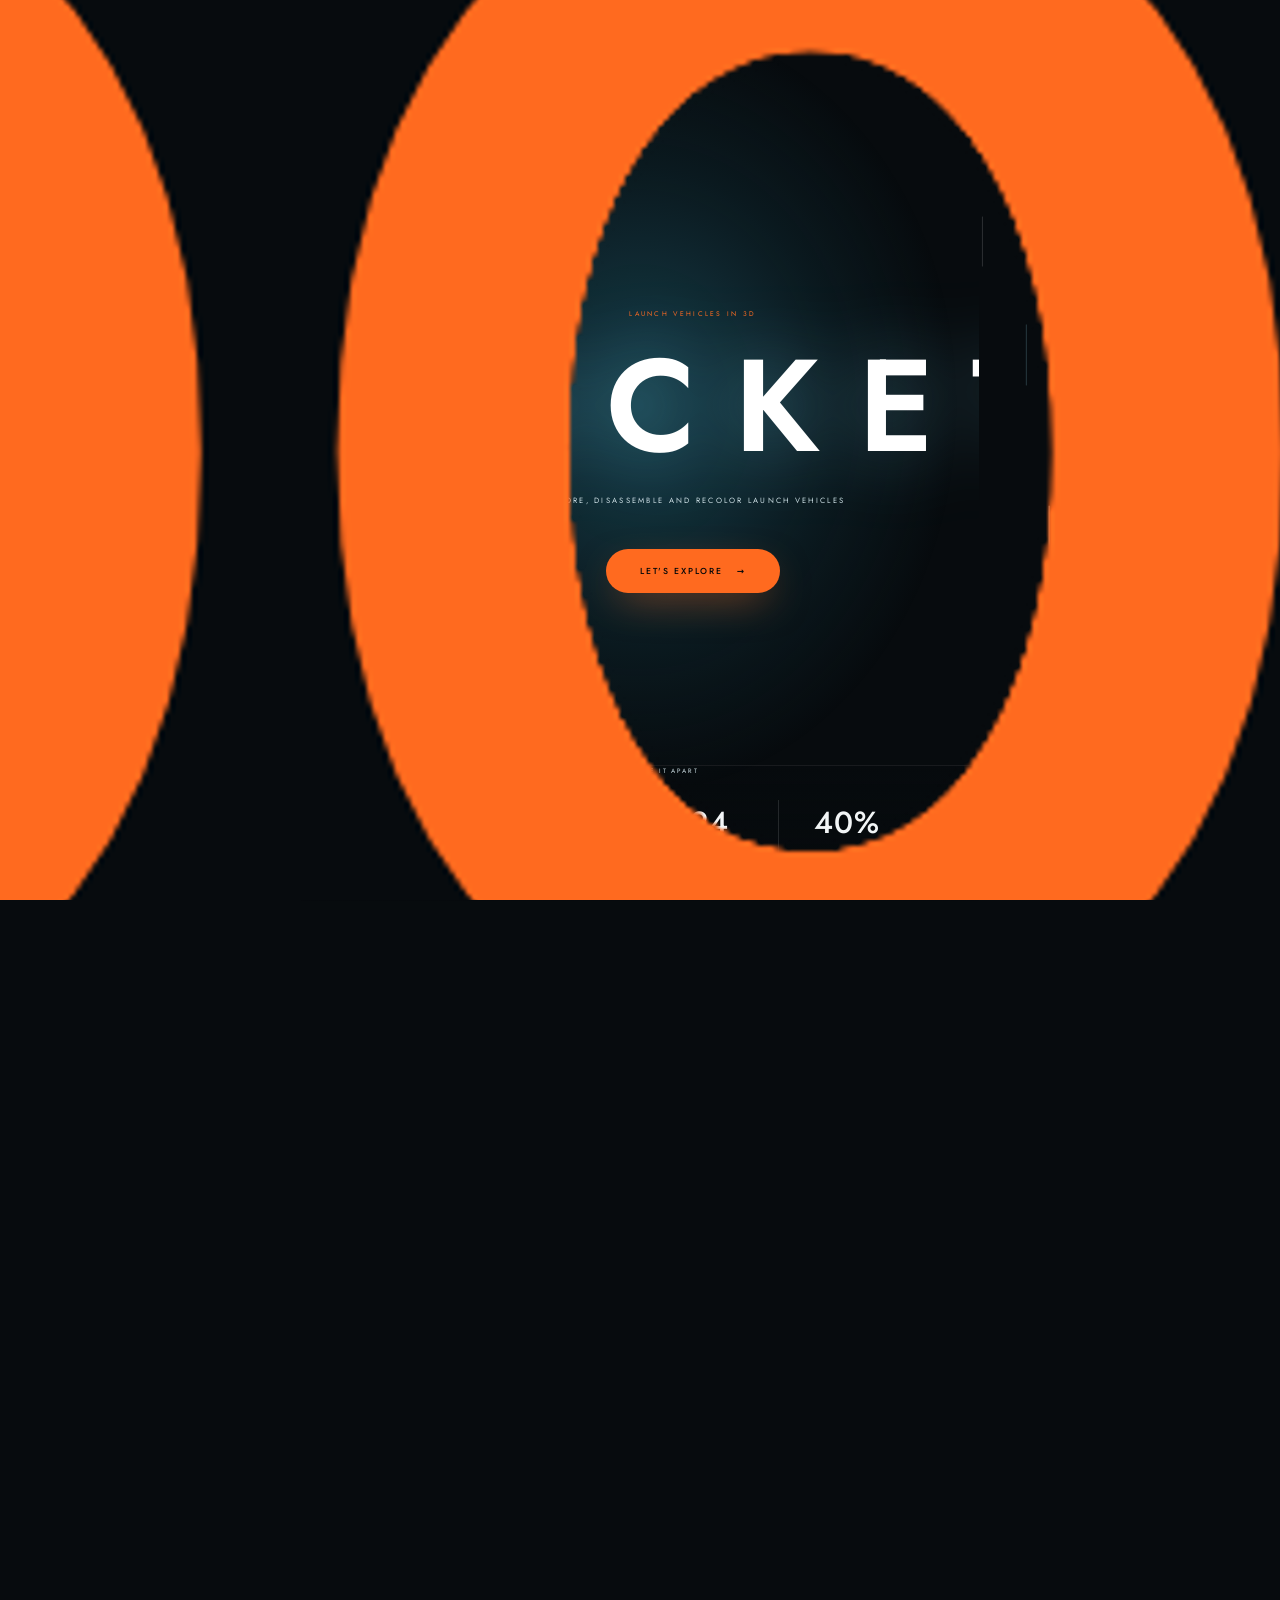
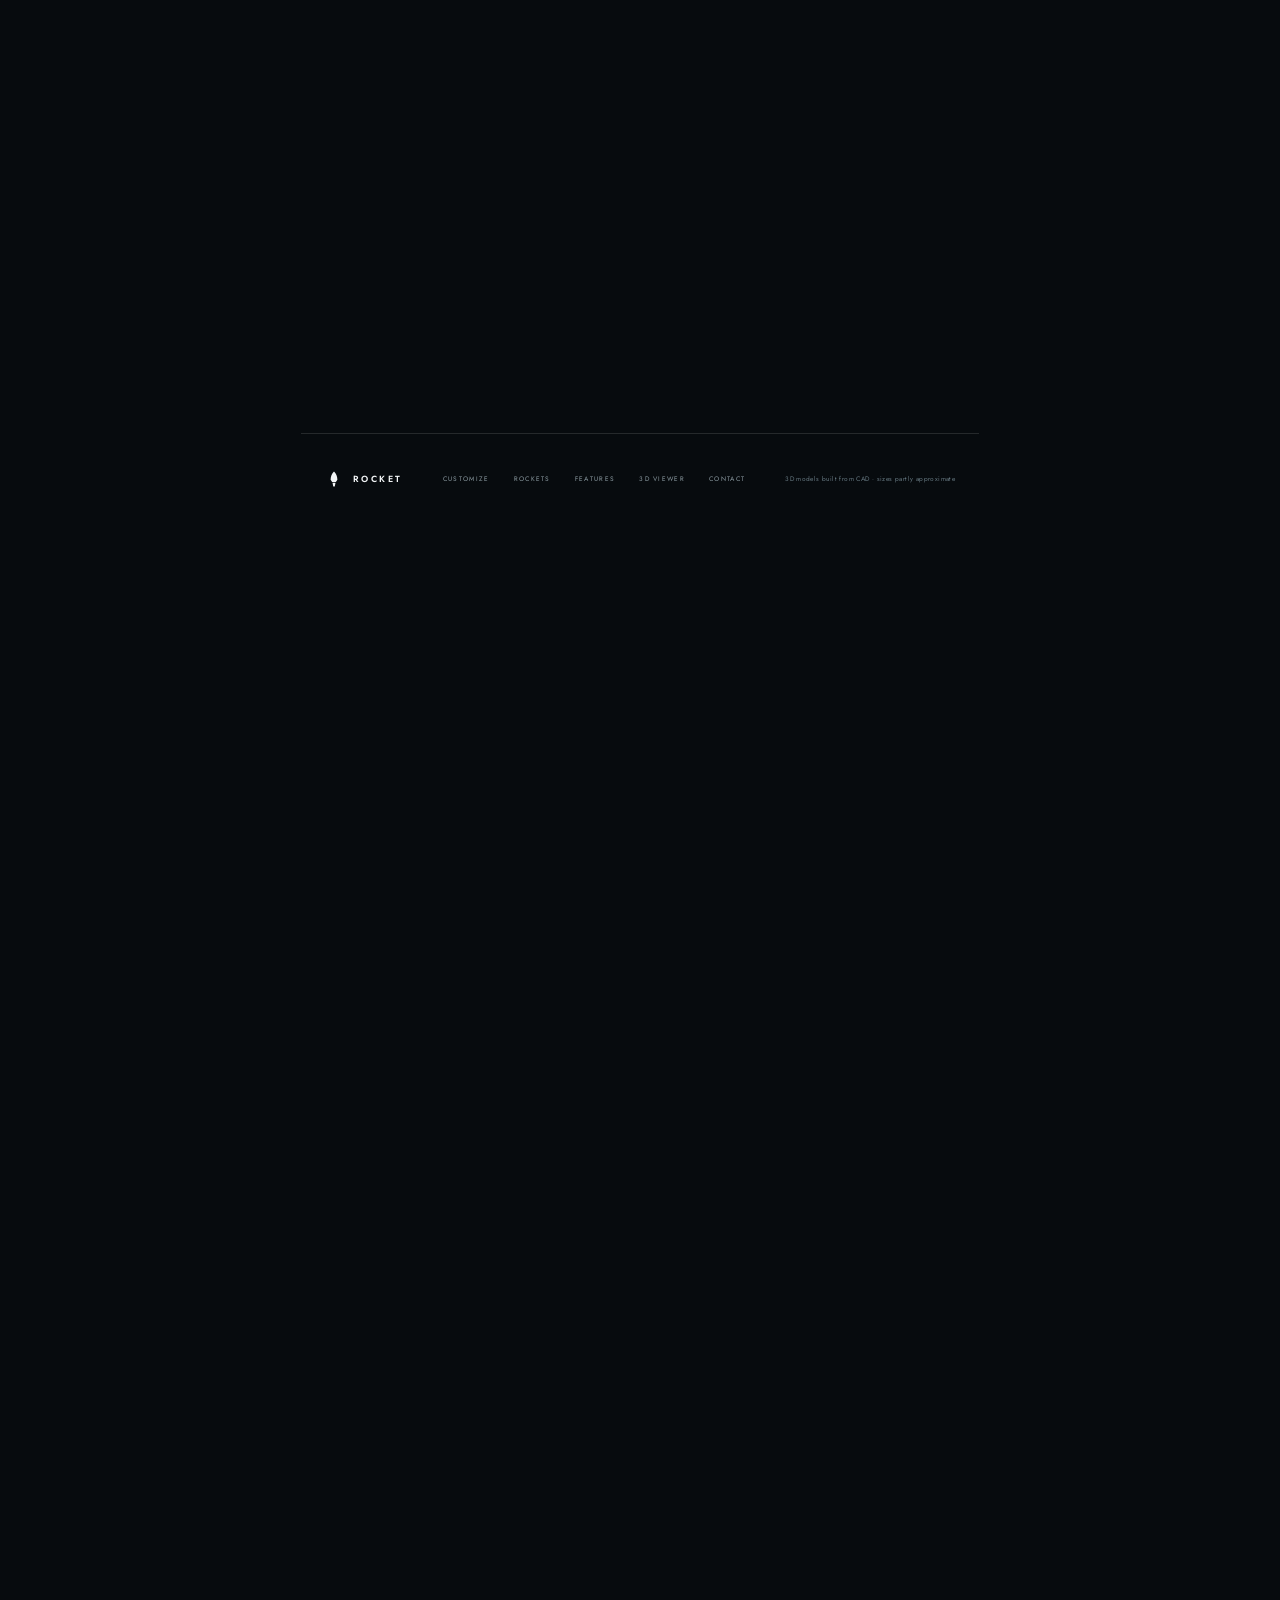
<file: index.html>
<!doctype html>
<html lang="en">
<head>
<meta charset="utf-8">
<meta name="theme-color" content="#070b0e">
<meta name="viewport" content="width=device-width, initial-scale=1">
<title>Rocket — Explore launch vehicles in 3D</title>
<meta name="description" content="Explore, disassemble and recolor Falcon 9, Falcon Heavy and Saturn V in 3D">
<link rel="preconnect" href="https://fonts.googleapis.com">
<link rel="preconnect" href="https://fonts.gstatic.com" crossorigin>
<link href="https://fonts.googleapis.com/css2?family=Jost:wght@300;400;500;600&family=Noto+Sans+Thai:wght@300;400;500&display=swap" rel="stylesheet">
<script>try{try{history.scrollRestoration='manual';scrollTo(0,0)}catch(e){}var c=/customize/.test(location.pathname);if(c||!/(rockets|features|contact)/.test(location.pathname))window.__loaderManual=true;if(c||!sessionStorage.getItem('rocket:seen'))document.documentElement.classList.add('loading');setTimeout(function(){document.documentElement.classList.remove('loading')},20000)}catch(e){}</script>
<link rel="stylesheet" href="assets/style.css">
<script type="importmap">
{ "imports": {
  "three": "./rocket3d/vendor/three/build/three.module.min.js",
  "three/addons/": "./rocket3d/vendor/three/examples/jsm/"
} }
</script>
</head>
<body>
<div id="loader" role="status" aria-label="Loading"><canvas></canvas></div>
<i class="progress" id="progress" aria-hidden="true"></i>
<canvas id="stars" aria-hidden="true"></canvas>
<header class="nav" id="nav">
  <a class="logo" href="index.html" data-i18n-attr="aria-label:nav.home.aria"><svg viewBox="0 0 24 24" width="20" height="20" aria-hidden="true"><path d="M12 2c3 3 4.5 7 4.5 11l-2 3h-5l-2-3C7.5 9 9 5 12 2Zm-2 15h4l-1 5h-2l-1-5Z" fill="currentColor"/></svg><span>ROCKET</span></a>
  <nav class="links" id="nav-links" data-i18n-attr="aria-label:nav.main">
    <a href="index.html" aria-current="page" data-i18n="nav.home">Home</a>
    <a href="customize.html" data-i18n="nav.customize">Customize</a>
    <a href="rockets.html" data-i18n="nav.rockets">Rockets</a>
    <a href="features.html" data-i18n="nav.features">Features</a>
    <a href="contact.html" data-i18n="nav.contact">Contact</a>
  </nav>
  <div class="nav-right">
    <button class="lang" data-lang-btn type="button" aria-label="Language"><span data-l="en" class="on">EN</span><i>/</i><span data-l="th">TH</span></button>
    <a class="btn-outline" href="rocket3d/viewer.html" data-i18n="nav.viewer">Open viewer</a>
    <button class="menu" id="menu-btn" data-i18n-attr="aria-label:nav.menu" aria-label="Menu" aria-expanded="false" aria-controls="nav-links"><i></i><i></i><i></i></button>
  </div>
</header>


<!-- ============ STORY: 3D rocket that takes itself apart as you scroll ============ -->
<main class="story" id="story">
  <section class="stage intro" id="top" data-i18n-attr="aria-label:st.aria">
    <div class="intro-body">
      <p class="eyebrow" data-i18n="intro.eyebrow">Launch vehicles in 3D</p>
      <h1 class="word" id="word" aria-label="ROCKET"><span class="l" style="--i:0"><b>R</b></span><span class="l" style="--i:1"><b>O</b></span><span class="l" style="--i:2"><b>C</b></span><span class="l" style="--i:3"><b>K</b></span><span class="l" style="--i:4"><b>E</b></span><span class="l" style="--i:5"><b>T</b></span></h1>
      <p class="sub" data-i18n="intro.sub">Explore, disassemble and recolor launch vehicles</p>
      <a class="hero-go" href="customize.html"><span data-i18n="intro.go">Let's explore</span><b aria-hidden="true">→</b></a>
    </div>

    <canvas id="gl3d" aria-hidden="true"></canvas>
    <div class="loading" id="loading3d" role="status"><i></i><span data-i18n="cu.loading">Loading 3D model…</span></div>

    <div class="chooser" id="chooser" role="group" data-i18n-attr="aria-label:st.choose">
      <p data-i18n="st.choose">Choose a rocket</p>
      <div id="hero-chips"></div>
    </div>

    <div class="picker">
      <label for="rocket-pick" data-i18n="st.pick">Rocket</label>
      <select id="rocket-pick" data-i18n-attr="aria-label:st.pick"></select>
    </div>

    <aside class="cap" id="cap" aria-live="polite" hidden>
      <p class="cap-n"><b id="cap-i">01</b><span id="cap-of">/ 07</span></p>
      <h2 id="cap-t"></h2>
      <p id="cap-d"></p>
      <small id="cap-id"></small>
    </aside>
    <nav class="dots" id="dots" data-i18n-attr="aria-label:st.chapters"></nav>

    <p class="scroll-hint" id="scroll-hint"><span data-i18n="st.scroll">Scroll to take it apart</span><i></i></p>
    <a class="cta" id="cta" href="customize.html" hidden><span data-i18n="intro.go">Let's explore</span><b aria-hidden="true">→</b></a>

    <div class="stats" data-i18n-attr="aria-label:stat.aria">
      <div><b id="st-parts">0</b><span data-i18n="stat.parts">Parts in manifest</span></div>
      <div><b data-count="3">0</b><span data-i18n="stat.rockets">Launch vehicles</span></div>
      <div><b data-count="24">0</b><span data-i18n="stat.modules">3D modules</span></div>
      <div><b id="st-docs">–</b><span data-i18n="stat.docs">Documented parts</span></div>
    </div>
  </section>
</main>

<footer class="foot">
  <a class="logo" href="index.html" data-i18n-attr="aria-label:nav.home.aria"><svg viewBox="0 0 24 24" width="18" height="18" aria-hidden="true"><path d="M12 2c3 3 4.5 7 4.5 11l-2 3h-5l-2-3C7.5 9 9 5 12 2Zm-2 15h4l-1 5h-2l-1-5Z" fill="currentColor"/></svg><span>ROCKET</span></a>
  <nav data-i18n-attr="aria-label:ft.nav"><a href="customize.html" data-i18n="nav.customize">Customize</a><a href="rockets.html" data-i18n="nav.rockets">Rockets</a><a href="features.html" data-i18n="nav.features">Features</a><a href="rocket3d/viewer.html" data-i18n="ft.viewer">3D Viewer</a><a href="contact.html" data-i18n="nav.contact">Contact</a></nav>
  <small data-i18n="ft.note">3D models built from CAD · sizes partly approximate</small>
</footer>

<script type="module" src="assets/loader.js"></script>
<script type="module" src="assets/main.js"></script>
<script type="module" src="assets/motion.js"></script>
<script type="module" src="assets/story.js"></script>
</body>
</html>
</file>
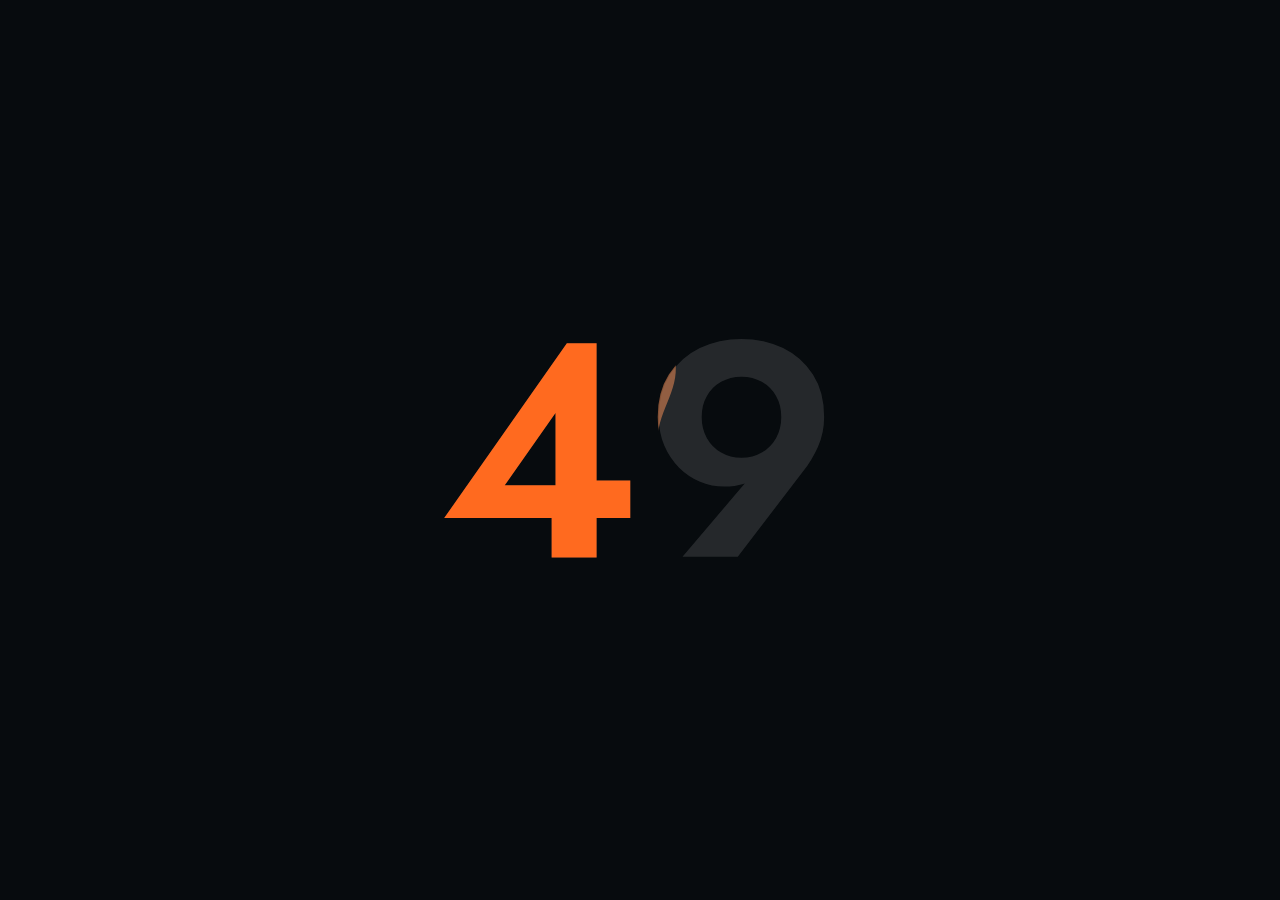
<file: contact.html>
<!doctype html>
<html lang="en">
<head>
<meta charset="utf-8">
<meta name="theme-color" content="#070b0e">
<meta name="viewport" content="width=device-width, initial-scale=1">
<title>Contact — Rocket 3D</title>
<meta name="description" content="Get in touch about the 3D models or request another rocket">
<link rel="preconnect" href="https://fonts.googleapis.com">
<link rel="preconnect" href="https://fonts.gstatic.com" crossorigin>
<link href="https://fonts.googleapis.com/css2?family=Jost:wght@300;400;500;600&family=Noto+Sans+Thai:wght@300;400;500&display=swap" rel="stylesheet">
<script>try{var c=/customize/.test(location.pathname);if(c)window.__loaderManual=true;if(c||!sessionStorage.getItem('rocket:seen'))document.documentElement.classList.add('loading');setTimeout(function(){document.documentElement.classList.remove('loading')},20000)}catch(e){}</script>
<link rel="stylesheet" href="assets/style.css">
<script type="importmap">
{ "imports": {
  "three": "./rocket3d/vendor/three/build/three.module.min.js",
  "three/addons/": "./rocket3d/vendor/three/examples/jsm/"
} }
</script>
</head>
<body>
<div id="loader" role="status" aria-label="Loading"><canvas></canvas></div>
<i class="progress" id="progress" aria-hidden="true"></i>
<canvas id="stars" aria-hidden="true"></canvas>
<header class="nav" id="nav">
  <a class="logo" href="index.html" data-i18n-attr="aria-label:nav.home.aria"><svg viewBox="0 0 24 24" width="20" height="20" aria-hidden="true"><path d="M12 2c3 3 4.5 7 4.5 11l-2 3h-5l-2-3C7.5 9 9 5 12 2Zm-2 15h4l-1 5h-2l-1-5Z" fill="currentColor"/></svg><span>ROCKET</span></a>
  <nav class="links" id="nav-links" data-i18n-attr="aria-label:nav.main">
    <a href="index.html" data-i18n="nav.home">Home</a>
    <a href="customize.html" data-i18n="nav.customize">Customize</a>
    <a href="rockets.html" data-i18n="nav.rockets">Rockets</a>
    <a href="features.html" data-i18n="nav.features">Features</a>
    <a href="contact.html" aria-current="page" data-i18n="nav.contact">Contact</a>
  </nav>
  <div class="nav-right">
    <button class="lang" data-lang-btn type="button" aria-label="Language"><span data-l="en" class="on">EN</span><i>/</i><span data-l="th">TH</span></button>
    <a class="btn-outline" href="rocket3d/viewer.html" data-i18n="nav.viewer">Open viewer</a>
    <button class="menu" id="menu-btn" data-i18n-attr="aria-label:nav.menu" aria-label="Menu" aria-expanded="false" aria-controls="nav-links"><i></i><i></i><i></i></button>
  </div>
</header>


<main class="page">
<!-- ============ CONTACT ============ -->
<section class="contact reveal" id="contact">
  <div class="contact-grid">
    <div class="info">
      <p class="kicker" data-i18n="ct.kicker">Get in touch</p>
      <h2 data-i18n="ct.h">TALK TO US</h2>
      <p class="lead" data-i18n="ct.lead">Interested in the 3D models or want another rocket added? Send us a message.</p>
      <dl>
        <dt data-i18n="ct.addr">Address</dt><dd>Bangkok, Thailand</dd>
        <dt data-i18n="ct.phone">Phone</dt><dd>+66 80 123 45 67</dd>
        <dt data-i18n="ct.mail">E-mail</dt><dd>hello@rocket.example</dd>
      </dl>
    </div>
    <form class="form" id="form" novalidate>
      <label><input name="name" required data-i18n-attr="placeholder:ct.name,aria-label:ct.name"></label>
      <label><input name="phone" type="tel" data-i18n-attr="placeholder:ct.tel,aria-label:ct.tel"></label>
      <label><input name="email" type="email" required data-i18n-attr="placeholder:ct.email,aria-label:ct.email"></label>
      <label><textarea name="message" rows="3" data-i18n-attr="placeholder:ct.msg,aria-label:ct.msg"></textarea></label>
      <button type="submit" class="btn-solid" data-i18n="ct.send">Send message</button>
      <p class="status" role="status" aria-live="polite"></p>
    </form>
  </div>
</section>

</main>

<footer class="foot">
  <a class="logo" href="index.html" data-i18n-attr="aria-label:nav.home.aria"><svg viewBox="0 0 24 24" width="18" height="18" aria-hidden="true"><path d="M12 2c3 3 4.5 7 4.5 11l-2 3h-5l-2-3C7.5 9 9 5 12 2Zm-2 15h4l-1 5h-2l-1-5Z" fill="currentColor"/></svg><span>ROCKET</span></a>
  <nav data-i18n-attr="aria-label:ft.nav"><a href="customize.html" data-i18n="nav.customize">Customize</a><a href="rockets.html" data-i18n="nav.rockets">Rockets</a><a href="features.html" data-i18n="nav.features">Features</a><a href="rocket3d/viewer.html" data-i18n="ft.viewer">3D Viewer</a><a href="contact.html" data-i18n="nav.contact">Contact</a></nav>
  <small data-i18n="ft.note">3D models built from CAD · sizes partly approximate</small>
</footer>

<script type="module" src="assets/loader.js"></script>
<script type="module" src="assets/main.js"></script>
<script type="module" src="assets/motion.js"></script>
</body>
</html>
</file>
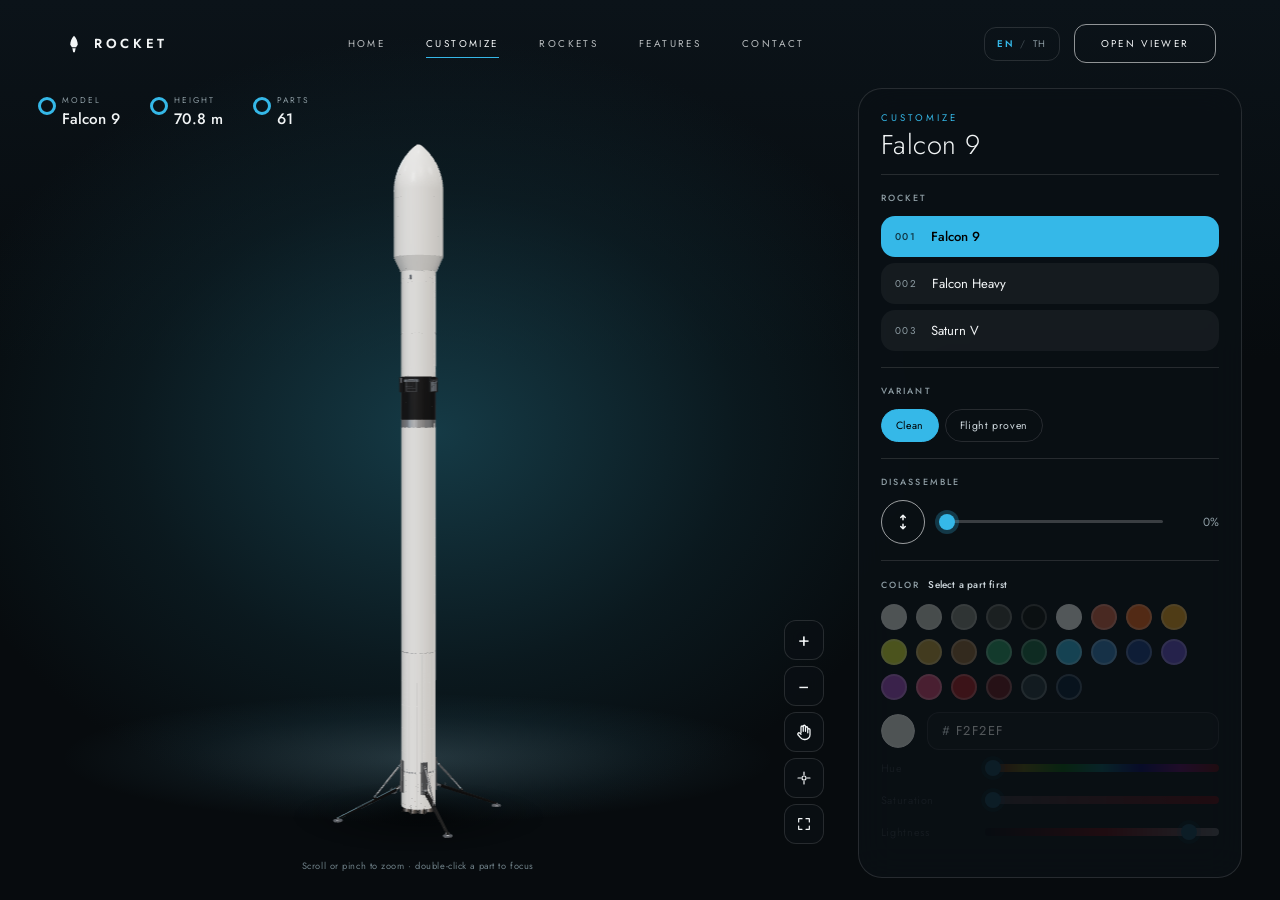
<file: customize.html>
<!doctype html>
<html lang="en">
<head>
<meta charset="utf-8">
<meta name="theme-color" content="#070b0e">
<meta name="viewport" content="width=device-width, initial-scale=1">
<title>Customize — Rocket 3D</title>
<meta name="description" content="Customize Falcon 9, Falcon Heavy and Saturn V in 3D: disassemble, recolor and inspect every part">
<link rel="preconnect" href="https://fonts.googleapis.com">
<link rel="preconnect" href="https://fonts.gstatic.com" crossorigin>
<link href="https://fonts.googleapis.com/css2?family=Jost:wght@300;400;500;600&family=Noto+Sans+Thai:wght@300;400;500&display=swap" rel="stylesheet">
<script>try{var c=/customize/.test(location.pathname);if(c)window.__loaderManual=true;if(c||!sessionStorage.getItem('rocket:seen'))document.documentElement.classList.add('loading');setTimeout(function(){document.documentElement.classList.remove('loading')},20000)}catch(e){}</script>
<link rel="stylesheet" href="assets/style.css">
<script type="importmap">
{ "imports": {
  "three": "./rocket3d/vendor/three/build/three.module.min.js",
  "three/addons/": "./rocket3d/vendor/three/examples/jsm/"
} }
</script>
</head>
<body class="app-page" data-stars="off">
<div id="loader" role="status" aria-label="Loading"><canvas></canvas></div>
<i class="progress" id="progress" aria-hidden="true"></i>
<canvas id="stars" aria-hidden="true"></canvas>
<header class="nav" id="nav">
  <a class="logo" href="index.html" data-i18n-attr="aria-label:nav.home.aria"><svg viewBox="0 0 24 24" width="20" height="20" aria-hidden="true"><path d="M12 2c3 3 4.5 7 4.5 11l-2 3h-5l-2-3C7.5 9 9 5 12 2Zm-2 15h4l-1 5h-2l-1-5Z" fill="currentColor"/></svg><span>ROCKET</span></a>
  <nav class="links" id="nav-links" data-i18n-attr="aria-label:nav.main">
    <a href="index.html" data-i18n="nav.home">Home</a>
    <a href="customize.html" aria-current="page" data-i18n="nav.customize">Customize</a>
    <a href="rockets.html" data-i18n="nav.rockets">Rockets</a>
    <a href="features.html" data-i18n="nav.features">Features</a>
    <a href="contact.html" data-i18n="nav.contact">Contact</a>
  </nav>
  <div class="nav-right">
    <button class="lang" data-lang-btn type="button" aria-label="Language"><span data-l="en" class="on">EN</span><i>/</i><span data-l="th">TH</span></button>
    <a class="btn-outline" href="rocket3d/viewer.html" data-i18n="nav.viewer">Open viewer</a>
    <button class="menu" id="menu-btn" data-i18n-attr="aria-label:nav.menu" aria-label="Menu" aria-expanded="false" aria-controls="nav-links"><i></i><i></i><i></i></button>
  </div>
</header>


<!-- ============ CUSTOMIZE (3D left, options right) ============ -->
<section class="hero" data-i18n-attr="aria-label:cu.aria">
  <div class="hero-stage" id="hero-stage">
    <div class="floor" aria-hidden="true"></div>
    <canvas id="gl3d" tabindex="0" data-i18n-attr="aria-label:cu.canvas"></canvas>
    <div class="chip" id="chip" hidden></div>
    <div class="zoom" role="group" data-i18n-attr="aria-label:cu.zoomHint">
      <button id="z-in" type="button" data-i18n-attr="aria-label:cu.zoomIn,title:cu.zoomIn">+</button>
      <button id="z-out" type="button" data-i18n-attr="aria-label:cu.zoomOut,title:cu.zoomOut">−</button>
      <button id="z-hand" type="button" aria-pressed="false" data-i18n-attr="aria-label:cu.hand,title:cu.hand"><svg viewBox="0 0 24 24" width="18" height="18" aria-hidden="true"><path d="M8 13V5.5a1.5 1.5 0 013 0V11m0-1.5v-5a1.5 1.5 0 013 0V11m0-4.5a1.5 1.5 0 013 0V13m0-4a1.5 1.5 0 013 0v6.5A6.5 6.5 0 0113.5 22h-1.2a6.5 6.5 0 01-5-2.4L4 15.7a1.6 1.6 0 012.3-2.2L8 15" fill="none" stroke="currentColor" stroke-width="1.7" stroke-linecap="round" stroke-linejoin="round"/></svg></button>
      <button id="z-focus" type="button" data-i18n-attr="aria-label:cu.focus,title:cu.focus"><svg viewBox="0 0 24 24" width="16" height="16" aria-hidden="true"><circle cx="12" cy="12" r="3" fill="none" stroke="currentColor" stroke-width="1.8"/><path d="M12 3v4M12 17v4M3 12h4M17 12h4" stroke="currentColor" stroke-width="1.8" stroke-linecap="round"/></svg></button>
      <button id="z-fit" type="button" data-i18n-attr="aria-label:cu.fit,title:cu.fit"><svg viewBox="0 0 24 24" width="16" height="16" aria-hidden="true"><path d="M4 9V4h5M20 9V4h-5M4 15v5h5M20 15v5h-5" fill="none" stroke="currentColor" stroke-width="1.8" stroke-linecap="round" stroke-linejoin="round"/></svg></button>
    </div>
    <p class="zoom-hint" data-i18n="cu.zoomHint">Scroll or pinch to zoom · double-click a part to focus</p>
    <dl class="specs" data-i18n-attr="aria-label:spec.aria">
      <div><dt data-i18n="spec.model">Model</dt><dd id="sp-model">–</dd></div>
      <div><dt data-i18n="spec.height">Height</dt><dd id="sp-height">–</dd></div>
      <div><dt data-i18n="spec.parts">Parts</dt><dd id="sp-parts">–</dd></div>
    </dl>
    <div class="loading" id="loading3d" role="status"><i></i><span data-i18n="cu.loading">Loading 3D model…</span></div>
  </div>

  <aside class="panel" id="panel">
    <header class="panel-head"><p class="kicker" data-i18n="cu.kicker">Customize</p><h2 id="panel-title">Falcon 9</h2></header>

    <section>
      <h3 data-i18n="cu.rocket">Rocket</h3>
      <ol class="veh" id="veh" role="radiogroup" data-i18n-attr="aria-label:cu.rocket.aria"></ol>
    </section>

    <section id="variant-sec">
      <h3 data-i18n="cu.variant">Variant</h3>
      <div class="vchips" id="variants" role="radiogroup" data-i18n-attr="aria-label:cu.variant"></div>
    </section>

    <section>
      <h3 data-i18n="cu.explode">Disassemble</h3>
      <div class="explode">
        <button class="play" id="explode-btn" data-i18n-attr="aria-label:cu.explode.btn" aria-pressed="false">
          <svg viewBox="0 0 24 24" width="18" height="18" aria-hidden="true"><path d="M12 3v6M12 15v6M9 6l3-3 3 3M9 18l3 3 3-3" fill="none" stroke="currentColor" stroke-width="2" stroke-linecap="round" stroke-linejoin="round"/></svg>
        </button>
        <input id="explode" type="range" min="0" max="1" step="0.001" value="0" data-i18n-attr="aria-label:cu.explode.slider">
        <output id="explode-out">0%</output>
      </div>
    </section>

    <section class="paint off" id="paint">
      <h3><span data-i18n="cu.color">Color</span> <small id="paint-hint" data-i18n="cu.paint.none">Select a part first</small></h3>
      <div class="swatches" id="swatches" data-i18n-attr="aria-label:cu.swatches"></div>
      <div class="mix">
        <div class="mix-top">
          <input type="color" id="color" value="#f2f2ef" data-i18n-attr="aria-label:cu.custom">
          <label class="hex"><span>#</span><input type="text" id="hex" maxlength="6" spellcheck="false" autocomplete="off" inputmode="text" aria-label="HEX" value="f2f2ef"></label>
        </div>
        <label class="sl"><span data-i18n="cu.hue">Hue</span><input type="range" id="c-h" min="0" max="360" value="0"></label>
        <label class="sl"><span data-i18n="cu.sat">Saturation</span><input type="range" id="c-s" min="0" max="100" value="0"></label>
        <label class="sl"><span data-i18n="cu.lig">Lightness</span><input type="range" id="c-l" min="0" max="100" value="90"></label>
      </div>
      <div class="recent" id="recent" data-i18n-attr="aria-label:cu.recent"></div>
    </section>
    <section class="paint off" id="material">
      <h3><span data-i18n="cu.material">Material</span></h3>
      <div class="finish" id="finishes" role="group" data-i18n-attr="aria-label:cu.material"></div>
      <label class="sl"><span data-i18n="cu.rough">Roughness</span><input type="range" id="m-r" min="0" max="100" value="60"></label>
      <label class="sl"><span data-i18n="cu.metal">Metalness</span><input type="range" id="m-m" min="0" max="100" value="0"></label>
    </section>
    <section class="paint" id="paint-actions">
      <div class="row">
        <button class="mini" id="apply-all" data-i18n="cu.applyAll">Apply to whole rocket</button>
        <button class="mini" id="reset-part" data-i18n="cu.resetPart">Reset part</button>
        <button class="mini" id="reset-all" data-i18n="cu.resetAll">Reset all</button>
      </div>
    </section>

    <section class="parts-sec">
      <h3><span data-i18n="cu.parts">Parts</span> <small id="parts-count"></small></h3>
      <input id="parts-search" type="search" data-i18n-attr="placeholder:cu.search,aria-label:cu.search">
      <ul class="plist" id="parts-list"></ul>
    </section>

    <section class="info" id="info-sec">
      <h3 data-i18n="cu.selected">Selected part</h3>
      <p class="msg" id="info-empty" data-i18n="cu.selectHint">Click a part on the model or pick one from the list.</p>
      <div id="info" hidden>
        <p class="name-th" id="d-th"></p><p class="name-en" id="d-en"></p>
        <dl class="kv">
          <dt data-i18n="kv.id">part id</dt><dd id="d-id"></dd>
          <dt data-i18n="kv.acc">accuracy</dt><dd id="d-acc"></dd>
          <dt data-i18n="kv.mat">material</dt><dd id="d-mat"></dd>
          <dt data-i18n="kv.zone">paint zone</dt><dd id="d-zone"></dd>
        </dl>
        <div class="row"><button class="mini" id="isolate" data-i18n="cu.isolate">Isolate</button><button class="mini" id="showall" data-i18n="cu.showAll">Show all</button></div>
      </div>
    </section>
  </aside>
</section>

<script type="module" src="assets/loader.js"></script>
<script type="module" src="assets/main.js"></script>
<script type="module" src="assets/motion.js"></script>
<script type="module" src="assets/customize.js"></script>
</body>
</html>
</file>
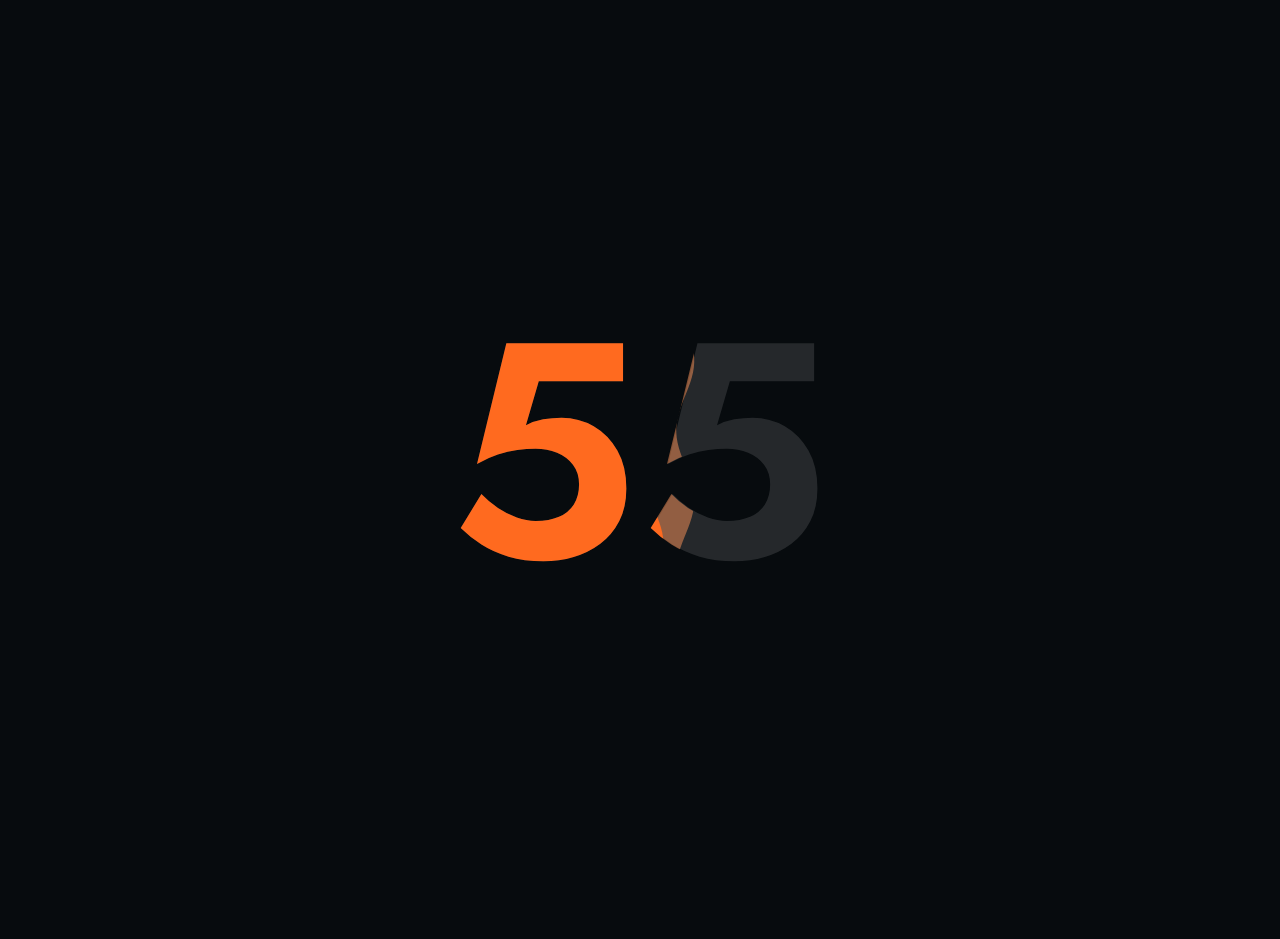
<file: features.html>
<!doctype html>
<html lang="en">
<head>
<meta charset="utf-8">
<meta name="theme-color" content="#070b0e">
<meta name="viewport" content="width=device-width, initial-scale=1">
<title>Features — Rocket 3D</title>
<meta name="description" content="Disassemble, recolor and swap parts of real launch vehicles in 3D; every part states its accuracy level">
<link rel="preconnect" href="https://fonts.googleapis.com">
<link rel="preconnect" href="https://fonts.gstatic.com" crossorigin>
<link href="https://fonts.googleapis.com/css2?family=Jost:wght@300;400;500;600&family=Noto+Sans+Thai:wght@300;400;500&display=swap" rel="stylesheet">
<script>try{var c=/customize/.test(location.pathname);if(c)window.__loaderManual=true;if(c||!sessionStorage.getItem('rocket:seen'))document.documentElement.classList.add('loading');setTimeout(function(){document.documentElement.classList.remove('loading')},20000)}catch(e){}</script>
<link rel="stylesheet" href="assets/style.css">
<script type="importmap">
{ "imports": {
  "three": "./rocket3d/vendor/three/build/three.module.min.js",
  "three/addons/": "./rocket3d/vendor/three/examples/jsm/"
} }
</script>
</head>
<body>
<div id="loader" role="status" aria-label="Loading"><canvas></canvas></div>
<i class="progress" id="progress" aria-hidden="true"></i>
<canvas id="stars" aria-hidden="true"></canvas>
<header class="nav" id="nav">
  <a class="logo" href="index.html" data-i18n-attr="aria-label:nav.home.aria"><svg viewBox="0 0 24 24" width="20" height="20" aria-hidden="true"><path d="M12 2c3 3 4.5 7 4.5 11l-2 3h-5l-2-3C7.5 9 9 5 12 2Zm-2 15h4l-1 5h-2l-1-5Z" fill="currentColor"/></svg><span>ROCKET</span></a>
  <nav class="links" id="nav-links" data-i18n-attr="aria-label:nav.main">
    <a href="index.html" data-i18n="nav.home">Home</a>
    <a href="customize.html" data-i18n="nav.customize">Customize</a>
    <a href="rockets.html" data-i18n="nav.rockets">Rockets</a>
    <a href="features.html" aria-current="page" data-i18n="nav.features">Features</a>
    <a href="contact.html" data-i18n="nav.contact">Contact</a>
  </nav>
  <div class="nav-right">
    <button class="lang" data-lang-btn type="button" aria-label="Language"><span data-l="en" class="on">EN</span><i>/</i><span data-l="th">TH</span></button>
    <a class="btn-outline" href="rocket3d/viewer.html" data-i18n="nav.viewer">Open viewer</a>
    <button class="menu" id="menu-btn" data-i18n-attr="aria-label:nav.menu" aria-label="Menu" aria-expanded="false" aria-controls="nav-links"><i></i><i></i><i></i></button>
  </div>
</header>


<main class="page">
<!-- ============ FEATURES ============ -->
<section class="features reveal" id="features">
  <div class="feat-intro">
    <p class="kicker" data-i18n="ft.kicker">What you can do</p>
    <h2 data-i18n-html="ft.h">TAKE IT<br>APART.</h2>
    <p class="lead" data-i18n="ft.lead">Every rocket is built from CAD models split into real parts, not a still image — rotate, separate, swap and repaint it in the browser.</p>
    <a class="btn-solid" href="rocket3d/viewer.html" data-i18n="ft.btn">Open full viewer</a>
  </div>
  <div class="feat-grid stag">
    <article>
      <svg viewBox="0 0 24 24" aria-hidden="true"><path d="M12 3v6M12 15v6M9 6l3-3 3 3M9 18l3 3 3-3" fill="none" stroke="currentColor" stroke-width="1.6" stroke-linecap="round" stroke-linejoin="round"/></svg>
      <h3 data-i18n="ft.1h">Disassemble</h3>
      <p data-i18n="ft.1p">Separate the whole rocket or a single module, in assembly order, and put it back exactly where it was.</p>
    </article>
    <article>
      <svg viewBox="0 0 24 24" aria-hidden="true"><path d="M12 3a9 9 0 1 0 0 18c1.4 0 2-1 1.6-2-.5-1.2.2-2.5 1.6-2.5H17a4 4 0 0 0 4-4C21 6.6 17 3 12 3Z" fill="none" stroke="currentColor" stroke-width="1.6"/><circle cx="8" cy="11" r="1.1" fill="currentColor"/><circle cx="12" cy="7.5" r="1.1" fill="currentColor"/><circle cx="16" cy="10" r="1.1" fill="currentColor"/></svg>
      <h3 data-i18n="ft.2h">Recolor</h3>
      <p data-i18n="ft.2p">Paint each part, a whole paint zone or every instance. Saved on your device, with JSON export and import.</p>
    </article>
    <article>
      <svg viewBox="0 0 24 24" aria-hidden="true"><path d="M7 7h11l-3-3M17 17H6l3 3" fill="none" stroke="currentColor" stroke-width="1.6" stroke-linecap="round" stroke-linejoin="round"/></svg>
      <h3 data-i18n="ft.3h">Swap parts</h3>
      <p data-i18n="ft.3p">Swap grid fins, fairings and payloads with a size check, and browse modules from every rocket in the Part Gallery.</p>
    </article>
  </div>
</section>

<!-- ============ ACCURACY ============ -->
<section class="accuracy reveal" aria-labelledby="acc-h">
  <h2 id="acc-h" data-i18n="ac.h">HOW ACCURATE?</h2>
  <p class="lead" data-i18n="ac.lead">Some dimensions are approximate — every part states its accuracy level.</p>
  <div class="acc-grid stag">
    <div><span class="dot doc"></span><h3 data-i18n="accn.documented">documented</h3><p data-i18n="acc.documented">Shape and dimensions from a cited source</p></div>
    <div><span class="dot std"></span><h3 data-i18n="accn.standard-based">standard-based</h3><p data-i18n="acc.standard-based">Built to a published engineering standard (ISO etc.)</p></div>
    <div><span class="dot rep"></span><h3 data-i18n="accn.representative">representative</h3><p data-i18n="acc.representative">The part exists on the real vehicle, but the geometry is a plausible estimate</p></div>
  </div>
</section>

</main>

<footer class="foot">
  <a class="logo" href="index.html" data-i18n-attr="aria-label:nav.home.aria"><svg viewBox="0 0 24 24" width="18" height="18" aria-hidden="true"><path d="M12 2c3 3 4.5 7 4.5 11l-2 3h-5l-2-3C7.5 9 9 5 12 2Zm-2 15h4l-1 5h-2l-1-5Z" fill="currentColor"/></svg><span>ROCKET</span></a>
  <nav data-i18n-attr="aria-label:ft.nav"><a href="customize.html" data-i18n="nav.customize">Customize</a><a href="rockets.html" data-i18n="nav.rockets">Rockets</a><a href="features.html" data-i18n="nav.features">Features</a><a href="rocket3d/viewer.html" data-i18n="ft.viewer">3D Viewer</a><a href="contact.html" data-i18n="nav.contact">Contact</a></nav>
  <small data-i18n="ft.note">3D models built from CAD · sizes partly approximate</small>
</footer>

<script type="module" src="assets/loader.js"></script>
<script type="module" src="assets/main.js"></script>
<script type="module" src="assets/motion.js"></script>
</body>
</html>
</file>
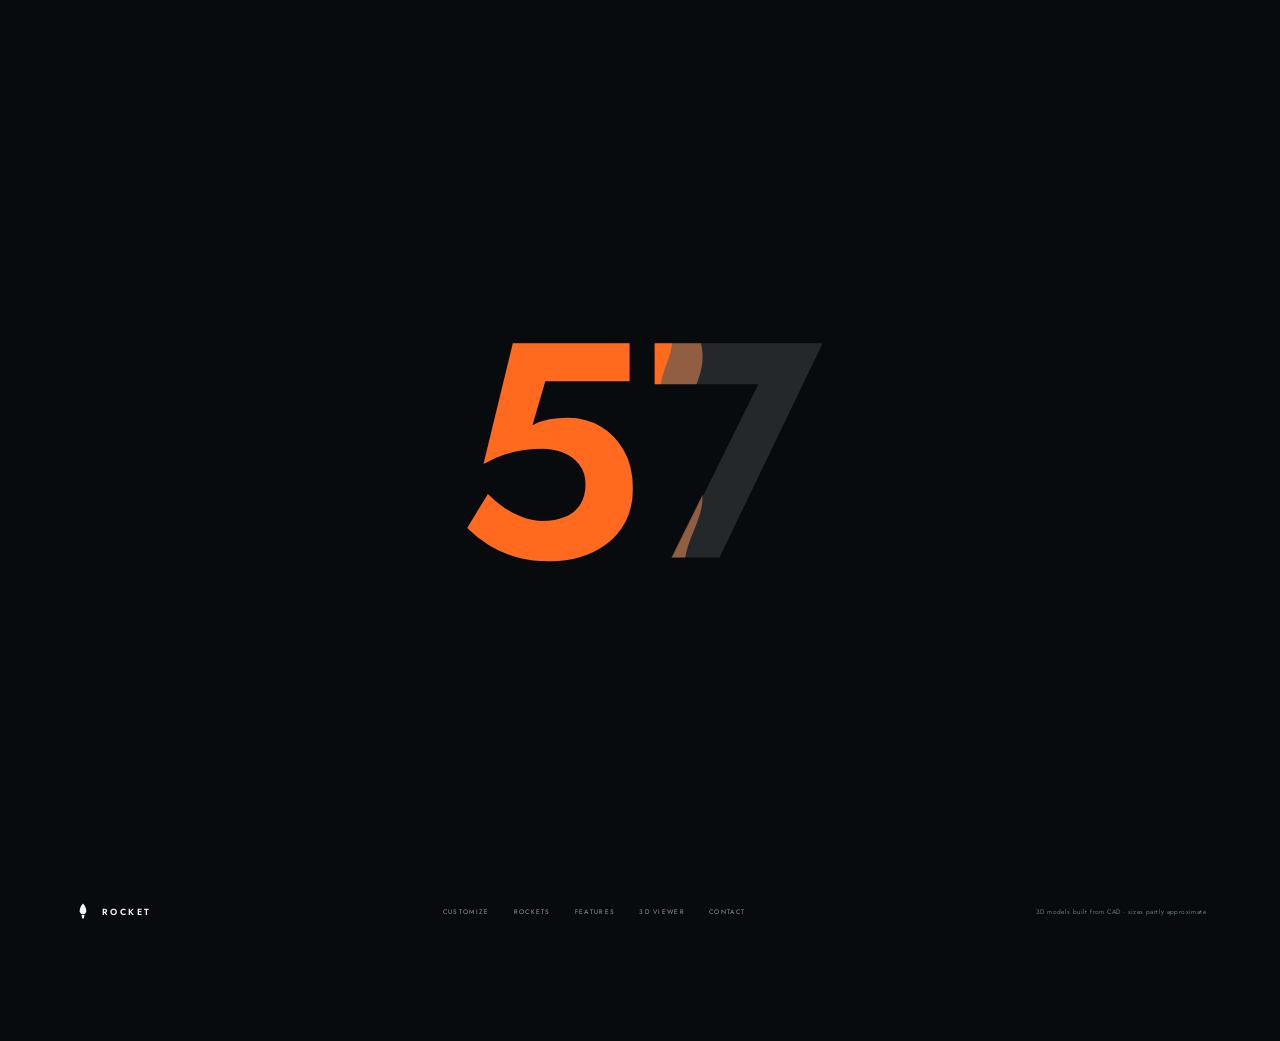
<file: rockets.html>
<!doctype html>
<html lang="en">
<head>
<meta charset="utf-8">
<meta name="theme-color" content="#070b0e">
<meta name="viewport" content="width=device-width, initial-scale=1">
<title>Rockets — Rocket 3D</title>
<meta name="description" content="Falcon 9, Falcon Heavy and Saturn V — open any rocket in 3D">
<link rel="preconnect" href="https://fonts.googleapis.com">
<link rel="preconnect" href="https://fonts.gstatic.com" crossorigin>
<link href="https://fonts.googleapis.com/css2?family=Jost:wght@300;400;500;600&family=Noto+Sans+Thai:wght@300;400;500&display=swap" rel="stylesheet">
<script>try{var c=/customize/.test(location.pathname);if(c)window.__loaderManual=true;if(c||!sessionStorage.getItem('rocket:seen'))document.documentElement.classList.add('loading');setTimeout(function(){document.documentElement.classList.remove('loading')},20000)}catch(e){}</script>
<link rel="stylesheet" href="assets/style.css">
<script type="importmap">
{ "imports": {
  "three": "./rocket3d/vendor/three/build/three.module.min.js",
  "three/addons/": "./rocket3d/vendor/three/examples/jsm/"
} }
</script>
</head>
<body>
<div id="loader" role="status" aria-label="Loading"><canvas></canvas></div>
<i class="progress" id="progress" aria-hidden="true"></i>
<canvas id="stars" aria-hidden="true"></canvas>
<header class="nav" id="nav">
  <a class="logo" href="index.html" data-i18n-attr="aria-label:nav.home.aria"><svg viewBox="0 0 24 24" width="20" height="20" aria-hidden="true"><path d="M12 2c3 3 4.5 7 4.5 11l-2 3h-5l-2-3C7.5 9 9 5 12 2Zm-2 15h4l-1 5h-2l-1-5Z" fill="currentColor"/></svg><span>ROCKET</span></a>
  <nav class="links" id="nav-links" data-i18n-attr="aria-label:nav.main">
    <a href="index.html" data-i18n="nav.home">Home</a>
    <a href="customize.html" data-i18n="nav.customize">Customize</a>
    <a href="rockets.html" aria-current="page" data-i18n="nav.rockets">Rockets</a>
    <a href="features.html" data-i18n="nav.features">Features</a>
    <a href="contact.html" data-i18n="nav.contact">Contact</a>
  </nav>
  <div class="nav-right">
    <button class="lang" data-lang-btn type="button" aria-label="Language"><span data-l="en" class="on">EN</span><i>/</i><span data-l="th">TH</span></button>
    <a class="btn-outline" href="rocket3d/viewer.html" data-i18n="nav.viewer">Open viewer</a>
    <button class="menu" id="menu-btn" data-i18n-attr="aria-label:nav.menu" aria-label="Menu" aria-expanded="false" aria-controls="nav-links"><i></i><i></i><i></i></button>
  </div>
</header>


<main class="page">
<!-- ============ ROCKETS ============ -->
<section class="rockets reveal" id="rockets">
  <header class="sec-head">
    <p class="kicker" data-i18n="rk.kicker">Collection</p>
    <h2 data-i18n="rk.h">ROCKETS</h2>
    <p class="lead" data-i18n="rk.lead">Pick a rocket to open it in 3D — take it apart piece by piece, recolor it and check how accurate each part is.</p>
  </header>
  <div class="cards stag">
    <article class="rk" data-key="f9">
      <a class="rk-img" href="customize.html?v=f9" data-i18n-attr="aria-label:rk.viewAria" data-name="Falcon 9"><img src="assets/img/f9.jpg" alt="Falcon 9" width="480" height="560" loading="lazy"></a>
      <span class="n">001</span>
      <h3>Falcon 9</h3>
      <p data-i18n="rk.f9">Two-stage, 69.9 m tall, 9 Merlin 1D engines and four landing legs, with new and flight-proven variants.</p>
      <a class="link" href="customize.html?v=f9" data-i18n="rk.view">View in 3D →</a>
    </article>
    <article class="rk" data-key="fh">
      <a class="rk-img" href="customize.html?v=fh" data-i18n-attr="aria-label:rk.viewAria" data-name="Falcon Heavy"><img src="assets/img/fh.jpg" alt="Falcon Heavy" width="480" height="560" loading="lazy"></a>
      <span class="n">002</span>
      <h3>Falcon Heavy</h3>
      <p data-i18n="rk.fh">Centre core plus two side boosters, sharing parts with Falcon 9. Pull the boosters apart sideways.</p>
      <a class="link" href="customize.html?v=fh" data-i18n="rk.view">View in 3D →</a>
    </article>
    <article class="rk" data-key="sv">
      <a class="rk-img" href="customize.html?v=sv" data-i18n-attr="aria-label:rk.viewAria" data-name="Saturn V"><img src="assets/img/sv.jpg" alt="Saturn V" width="480" height="560" loading="lazy"></a>
      <span class="n">003</span>
      <h3>Saturn V</h3>
      <p data-i18n="rk.sv">110.6 m tall with 5 F-1 and 6 J-2 engines, split into S-IC, S-II, S-IVB, IU, SLA, CSM and LES modules.</p>
      <a class="link" href="customize.html?v=sv" data-i18n="rk.view">View in 3D →</a>
    </article>
  </div>
</section>

</main>

<footer class="foot">
  <a class="logo" href="index.html" data-i18n-attr="aria-label:nav.home.aria"><svg viewBox="0 0 24 24" width="18" height="18" aria-hidden="true"><path d="M12 2c3 3 4.5 7 4.5 11l-2 3h-5l-2-3C7.5 9 9 5 12 2Zm-2 15h4l-1 5h-2l-1-5Z" fill="currentColor"/></svg><span>ROCKET</span></a>
  <nav data-i18n-attr="aria-label:ft.nav"><a href="customize.html" data-i18n="nav.customize">Customize</a><a href="rockets.html" data-i18n="nav.rockets">Rockets</a><a href="features.html" data-i18n="nav.features">Features</a><a href="rocket3d/viewer.html" data-i18n="ft.viewer">3D Viewer</a><a href="contact.html" data-i18n="nav.contact">Contact</a></nav>
  <small data-i18n="ft.note">3D models built from CAD · sizes partly approximate</small>
</footer>

<script type="module" src="assets/loader.js"></script>
<script type="module" src="assets/main.js"></script>
<script type="module" src="assets/motion.js"></script>
</body>
</html>
</file>
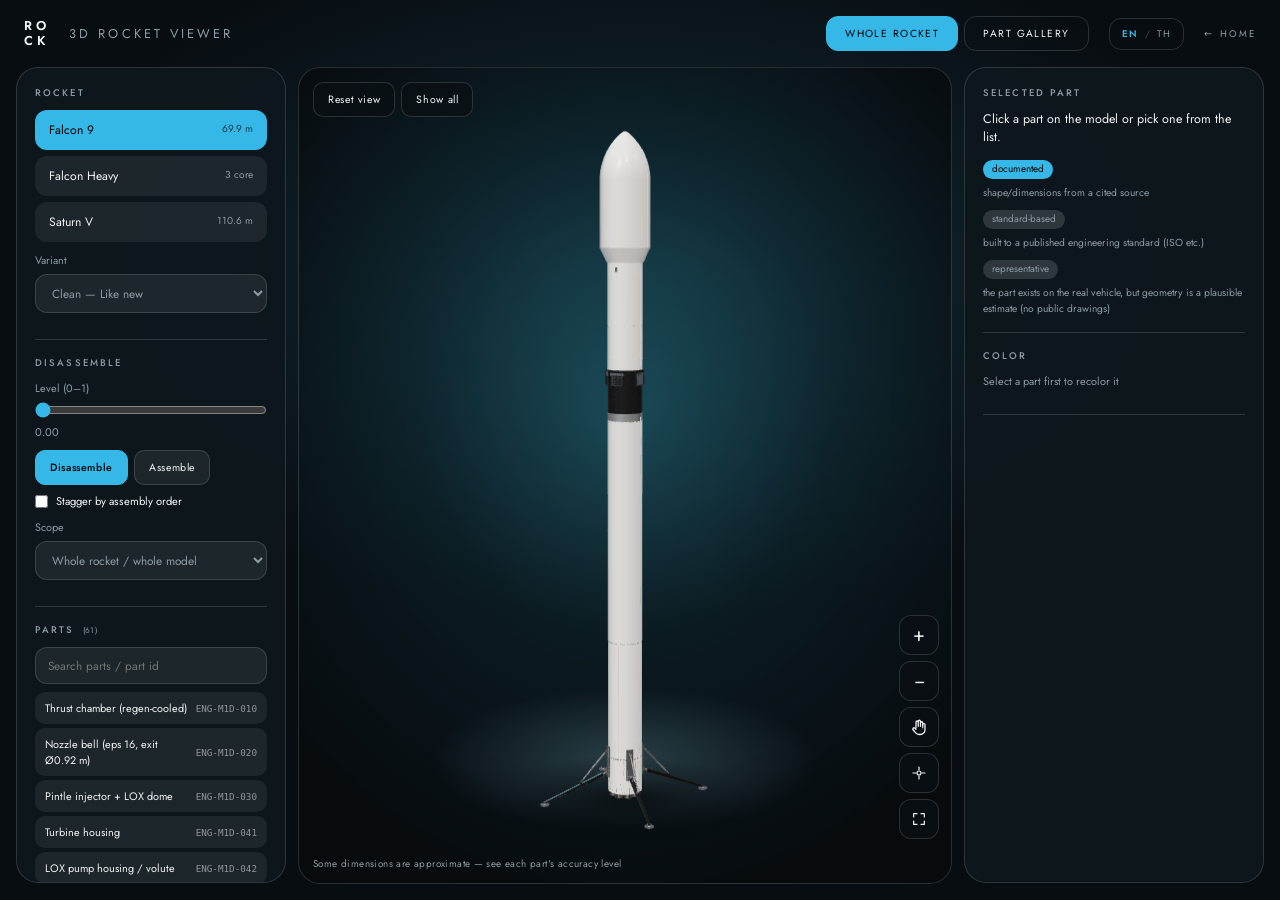
<file: rocket3d/viewer.html>
<!doctype html>
<html lang="en">
<head>
<meta charset="utf-8">
<meta name="theme-color" content="#070b0e">
<meta name="viewport" content="width=device-width, initial-scale=1">
<title>Rocket — 3D Rocket Viewer</title>
<meta name="description" content="Explore, disassemble, recolor and swap parts of Falcon 9, Falcon Heavy and Saturn V in 3D">
<link rel="preconnect" href="https://fonts.googleapis.com">
<link rel="preconnect" href="https://fonts.gstatic.com" crossorigin>
<link href="https://fonts.googleapis.com/css2?family=Jost:wght@300;400;500;600&family=Noto+Sans+Thai:wght@300;400;500&display=swap" rel="stylesheet">
<link rel="stylesheet" href="viewer.css">
<script type="importmap">
{ "imports": {
  "three": "./vendor/three/build/three.module.min.js",
  "three/addons/": "./vendor/three/examples/jsm/"
} }
</script>
</head>
<body>
<header class="bar">
  <a class="logo" href="../index.html" data-i18n-attr="aria-label:v.home">RO<br>CK</a>
  <h1 data-i18n="v.title">3D Rocket Viewer</h1>
  <div class="tabs" role="tablist" data-i18n-attr="aria-label:v.modes">
    <button id="tab-viewer" class="tab on" role="tab" aria-selected="true" aria-controls="stage" data-i18n="v.tab.viewer">Whole rocket</button>
    <button id="tab-gallery" class="tab" role="tab" aria-selected="false" aria-controls="stage" data-i18n="v.tab.gallery">Part Gallery</button>
  </div>
  <button class="lang" data-lang-btn type="button" aria-label="Language"><span data-l="en" class="on">EN</span><i>/</i><span data-l="th">TH</span></button>
  <a class="back" href="../index.html" data-i18n="v.back">← Home</a>
</header>

<main class="app">
  <!-- left: controls -->
  <aside class="panel left" data-i18n-attr="aria-label:v.controls">
    <section id="sec-vehicle">
      <h2 data-i18n="cu.rocket">Rocket</h2>
      <div class="seg" id="vehicles" role="radiogroup" data-i18n-attr="aria-label:cu.rocket.aria"></div>
      <label class="field"><span data-i18n="cu.variant">Variant</span>
        <select id="variant" data-i18n-attr="aria-label:cu.variant"></select>
      </label>
    </section>

    <section id="sec-gallery" hidden>
      <h2><span data-i18n="v.modules">Modules</span> <small data-i18n="v.fromAll">from every rocket</small></h2>
      <ul id="gallery-list" class="plist"></ul>
    </section>

    <section id="sec-explode">
      <h2 data-i18n="v.explode">Disassemble</h2>
      <label class="field"><span data-i18n="v.level">Level (0–1)</span>
        <input id="explode" type="range" min="0" max="1" step="0.001" value="0" data-i18n-attr="aria-label:cu.explode.slider">
        <output id="explode-out">0.00</output>
      </label>
      <div class="row">
        <button class="btn primary" id="explode-anim" aria-pressed="false" data-i18n="v.explodeBtn">Disassemble</button>
        <button class="btn" id="explode-zero" data-i18n="v.assemble">Assemble</button>
      </div>
      <label class="check"><input type="checkbox" id="stagger"> <span data-i18n="v.stagger">Stagger by assembly order</span></label>
      <label class="field"><span data-i18n="v.scope">Scope</span>
        <select id="scope" data-i18n-attr="aria-label:v.scopeAria"></select>
      </label>
    </section>

    <section id="sec-parts">
      <h2><span data-i18n="v.partsList">Parts</span> <small id="parts-count"></small></h2>
      <input id="parts-search" type="search" data-i18n-attr="placeholder:cu.search,aria-label:cu.search">
      <ul id="parts-list" class="plist"></ul>
    </section>

  </aside>

  <!-- center: canvas -->
  <section class="stage" id="stage">
    <canvas id="gl" tabindex="0" data-i18n-attr="aria-label:v.canvas"></canvas>
    <div id="tooltip" class="tooltip" hidden></div>
    <div id="loading" class="loading" role="status"><i></i><span data-i18n="v.loading">Loading…</span></div>
    <div class="hud-top">
      <button class="btn" id="reset-view">Reset view</button>
      <button class="btn" id="show-all" data-i18n="v.showAll">Show all</button>
    </div>
    <div class="zoom" role="group" data-i18n-attr="aria-label:cu.zoomHint">
      <button id="z-in" type="button" data-i18n-attr="aria-label:cu.zoomIn,title:cu.zoomIn">+</button>
      <button id="z-out" type="button" data-i18n-attr="aria-label:cu.zoomOut,title:cu.zoomOut">−</button>
      <button id="z-hand" type="button" aria-pressed="false" data-i18n-attr="aria-label:cu.hand,title:cu.hand"><svg viewBox="0 0 24 24" width="18" height="18" aria-hidden="true"><path d="M8 13V5.5a1.5 1.5 0 013 0V11m0-1.5v-5a1.5 1.5 0 013 0V11m0-4.5a1.5 1.5 0 013 0V13m0-4a1.5 1.5 0 013 0v6.5A6.5 6.5 0 0113.5 22h-1.2a6.5 6.5 0 01-5-2.4L4 15.7a1.6 1.6 0 012.3-2.2L8 15" fill="none" stroke="currentColor" stroke-width="1.7" stroke-linecap="round" stroke-linejoin="round"/></svg></button>
      <button id="z-focus" type="button" data-i18n-attr="aria-label:cu.focus,title:cu.focus"><svg viewBox="0 0 24 24" width="16" height="16" aria-hidden="true"><circle cx="12" cy="12" r="3" fill="none" stroke="currentColor" stroke-width="1.8"/><path d="M12 3v4M12 17v4M3 12h4M17 12h4" stroke="currentColor" stroke-width="1.8" stroke-linecap="round"/></svg></button>
      <button id="z-fit" type="button" data-i18n-attr="aria-label:cu.fit,title:cu.fit"><svg viewBox="0 0 24 24" width="16" height="16" aria-hidden="true"><path d="M4 9V4h5M20 9V4h-5M4 15v5h5M20 15v5h-5" fill="none" stroke="currentColor" stroke-width="1.8" stroke-linecap="round" stroke-linejoin="round"/></svg></button>
    </div>
    <p id="notice" class="notice" role="status" aria-live="polite" hidden></p>
    <p class="approx" data-i18n="v.approx">Some dimensions are approximate — see each part's accuracy level</p>
  </section>

  <!-- right: selection -->
  <aside class="panel right" data-i18n-attr="aria-label:v.selected">
    <section id="info">
      <h2 data-i18n="v.selected">Selected part</h2>
      <div id="info-empty">
        <p data-i18n="v.selectHint">Click a part on the model or pick one from the list.</p>
        <dl class="legend" id="legend"></dl>
      </div>
      <div id="info-body" hidden>
        <p class="name-th" id="i-th"></p>
        <p class="name-en" id="i-en"></p>
        <dl class="kv">
          <dt>part id</dt><dd id="i-id"></dd>
          <dt>accuracy</dt><dd id="i-acc"></dd>
          <dt>material</dt><dd id="i-mat"></dd>
          <dt>paint zone</dt><dd id="i-zone"></dd>
          <dt>slot</dt><dd id="i-slot"></dd>
          <dt data-i18n="kv.qty">quantity</dt><dd id="i-qty"></dd>
        </dl>
        <div class="row">
          <button class="btn" id="a-isolate">Isolate</button>
          <button class="btn" id="a-hide" data-i18n="v.hide">Hide</button>
          <button class="btn" id="a-clear" data-i18n="v.clear">Deselect</button>
        </div>
      </div>
    </section>

    <section id="sec-paint">
      <h2 data-i18n="v.paint">Color</h2>
      <p id="paint-msg" class="msg"></p>
      <div id="paint-ui">
        <div class="row">
          <input type="color" id="color" value="#f2f2ef" data-i18n-attr="aria-label:v.pick">
          <div id="swatches" class="swatches" data-i18n-attr="aria-label:cu.swatches"></div>
        </div>
        <fieldset class="scope">
          <legend data-i18n="v.sc.legend">Scope</legend>
          <label><input type="radio" name="pscope" value="mesh" checked> <span data-i18n="v.sc.mesh">This piece</span></label>
          <label><input type="radio" name="pscope" value="zone"> <span data-i18n="v.sc.zone">Whole paint_zone</span></label>
          <label><input type="radio" name="pscope" value="part"> <span data-i18n="v.sc.part">All instances of this part</span></label>
        </fieldset>
        <label class="check" id="notex-wrap" hidden><input type="checkbox" id="notex"> <span data-i18n="v.notex">Disable pattern texture on this part (color × pattern)</span></label>
        <div class="row">
          <button class="btn" id="paint-reset-part" data-i18n="cu.resetPart">Reset part</button>
          <button class="btn" id="paint-reset-all" data-i18n="cu.resetAll">Reset all</button>
        </div>
        <div class="row">
          <button class="btn" id="paint-export" data-i18n="v.export">Export JSON</button>
          <button class="btn" id="paint-import" data-i18n="v.import">Import JSON</button>
          <input type="file" id="paint-file" accept="application/json,.json" hidden>
        </div>
      </div>
    </section>

    <section id="sec-slot" hidden>
      <h2 data-i18n="v.slot">Swap part (slot)</h2>
      <p id="slot-msg" class="msg"></p>
      <div id="slot-ui">
        <label class="field"><span data-i18n="v.option">Option</span>
          <select id="slot-select" data-i18n-attr="aria-label:v.slotAria"></select>
        </label>
        <button class="btn primary" id="slot-apply" data-i18n="v.apply">Use this option</button>
      </div>
    </section>

    <section id="sec-place" hidden>
      <h2>Part Gallery</h2>
      <p id="place-msg" class="msg"></p>
      <button class="btn primary" id="place-btn" hidden data-i18n="v.place">Place into the open rocket</button>
    </section>
  </aside>
</main>
<script type="module" src="viewer.js"></script>
</body>
</html>
</file>
<file: assets/style.css>
:root{
  --bg:#080d11; --bg-2:#0e171d; --teal:#123540; --card:rgba(255,255,255,.045); --line:rgba(255,255,255,.12);
  --text:#f2f5f6; --mut:#8d9ca3; --accent:#ff6a1f; --ice:#9fe8ff;
  --font:'Jost','Noto Sans Thai',system-ui,sans-serif;
}
*{box-sizing:border-box;margin:0;padding:0}
html{background:#070b0e;color-scheme:dark;touch-action:manipulation;-webkit-tap-highlight-color:transparent;scroll-behavior:smooth;overflow-x:hidden;overflow-x:clip;overscroll-behavior-x:none}
body{font-family:var(--font);background:linear-gradient(180deg,#0b1319,#070b0e 40%,#070b0e);color:var(--text);-webkit-font-smoothing:antialiased;overflow-x:hidden;overflow-x:clip;overscroll-behavior-x:none;max-width:100%}
a{color:inherit;text-decoration:none}
button,input,textarea{font:inherit;color:inherit}
button{cursor:pointer;border:0;background:none;touch-action:manipulation;-webkit-user-select:none;user-select:none}
ul,ol{list-style:none}
[hidden]{display:none!important}
:focus-visible{outline:2px solid var(--accent);outline-offset:3px}

/* ---------- shared bits ---------- */
.btn-outline{padding:11px 26px;border:1px solid rgba(255,255,255,.55);border-radius:12px;font-size:.62rem;letter-spacing:.22em;text-transform:uppercase;transition:.25s}
.btn-outline:hover{background:var(--accent);border-color:var(--accent);color:#000}
.btn-solid{display:inline-block;padding:14px 30px;background:var(--accent);color:#0a0a0a;border-radius:12px;font-size:.66rem;font-weight:600;letter-spacing:.2em;text-transform:uppercase;transition:.25s}
.btn-solid:hover{background:#fff}
.kicker{font-size:.6rem;letter-spacing:.32em;text-transform:uppercase;color:var(--accent);margin-bottom:14px}
.lead{color:var(--mut);font-size:.92rem;line-height:1.8;font-weight:300}
.reveal{opacity:0;transform:translateY(28px);transition:opacity .9s ease,transform .9s cubic-bezier(.2,.7,.2,1)}
.reveal.in{opacity:1;transform:none}
.acc{display:inline-block;padding:2px 10px;border-radius:12px;font-size:.6rem;background:rgba(255,255,255,.12)}
.acc[data-l=documented]{background:var(--accent);color:#000}
.acc[data-l=representative]{background:rgba(255,255,255,.22)}

/* ---------- INTRO (wordmark page) ---------- */
.intro{position:relative;min-height:100vh;display:grid;grid-template-rows:1fr auto;overflow:hidden;isolation:isolate;
  background:radial-gradient(60% 55% at calc(50% + var(--mx,0)*3%) calc(45% + var(--my,0)*3%),rgba(35,105,125,.55) 0%,rgba(18,53,64,.35) 48%,transparent 78%)}
.intro-body{display:grid;justify-items:center;align-content:center;gap:22px;padding:120px 24px 40px;text-align:center}
.eyebrow{font-size:.62rem;letter-spacing:.34em;text-transform:uppercase;color:var(--accent)}
.intro-body{transform:translate3d(calc(var(--mx,0)*-14px),calc(var(--my,0)*-9px + var(--p,0)*70px),0) scale(calc(1 + var(--p,0)*.22));opacity:calc(1 - var(--p,0)*1.25);will-change:transform,opacity}
.word{display:flex;justify-content:center;font-size:clamp(3.4rem,13vw,12rem);font-weight:600;line-height:1;color:#fff;perspective:900px;filter:drop-shadow(0 0 38px rgba(120,210,240,.38))}
.word .l{display:inline-block;margin:0 .14em;transform:translateX(calc((var(--i) - 2.5) * var(--p,0) * 1.1em))}
.word .l b{display:inline-block;font-weight:inherit;opacity:0;transform:translateY(80%) rotateX(-75deg) scale(1.15);filter:blur(16px);
  animation:letterIn 1.1s cubic-bezier(.2,.8,.2,1) forwards;animation-delay:calc(.2s + var(--i)*.1s)}
@keyframes letterIn{60%{filter:blur(2px)}to{opacity:1;transform:none;filter:blur(0)}}
.word.ready .l b{opacity:1;transform:none;filter:none;animation:shine 7s linear infinite;animation-delay:calc(var(--i)*.12s);
  background:linear-gradient(105deg,#fff 0 40%,#a9ecff 50%,#fff 60% 100%) 0 0/320% 100%;-webkit-background-clip:text;background-clip:text;-webkit-text-fill-color:transparent}
@keyframes shine{0%,55%{background-position:120% 0}100%{background-position:-120% 0}}
.word.glitch .l b{animation:glitch .42s steps(1,end) both}
@keyframes glitch{
  0%{transform:translateX(-6px) skewX(-8deg);filter:drop-shadow(-5px 0 rgba(0,240,255,.9)) drop-shadow(5px 0 rgba(255,106,31,.9));clip-path:inset(0 0 55% 0)}
  20%{transform:translateX(7px);clip-path:inset(40% 0 0 0)}
  40%{transform:translateX(-3px) skewX(6deg);clip-path:inset(15% 0 35% 0)}
  60%{transform:translateX(5px);filter:drop-shadow(4px 0 rgba(0,240,255,.9)) drop-shadow(-4px 0 rgba(255,106,31,.9));clip-path:inset(0)}
  80%{transform:translateX(-2px);clip-path:inset(60% 0 0 0)}
  100%{transform:none;filter:none;clip-path:inset(0)}}
.sub{font-size:.7rem;letter-spacing:.3em;text-transform:uppercase;color:#cfe0e6;line-height:1.9;max-width:560px}
.go{font-size:.66rem;letter-spacing:.24em;text-transform:uppercase;color:var(--accent);padding:12px 0;border-bottom:1px solid var(--accent);transition:.25s}
.go:hover{color:#fff;border-color:#fff}
.intro-social{position:absolute;left:clamp(20px,5vw,72px);bottom:190px;flex-direction:column;gap:6px}
.scroll-cue{position:absolute;right:clamp(20px,5vw,72px);bottom:190px;display:flex;align-items:center;gap:12px;font-size:.55rem;letter-spacing:.3em;text-transform:uppercase;writing-mode:vertical-rl;color:var(--mut)}
.scroll-cue i{width:1px;height:50px;background:currentColor;animation:grow 2s infinite}
@keyframes grow{0%{transform:scaleY(0);transform-origin:top}50%{transform:scaleY(1);transform-origin:top}51%{transform-origin:bottom}100%{transform:scaleY(0);transform-origin:bottom}}

/* ---------- NAV ---------- */
.nav{position:fixed;z-index:50;left:0;right:0;top:0;display:flex;align-items:center;justify-content:space-between;padding:24px clamp(20px,5vw,72px);transition:background .3s,padding .3s}
.nav.solid{background:rgba(7,11,14,.82);backdrop-filter:blur(14px);padding-top:14px;padding-bottom:14px;border-bottom:1px solid rgba(255,255,255,.07)}
.logo{display:inline-flex;align-items:center;gap:10px;font-weight:600;letter-spacing:.28em;font-size:.82rem}
.links{display:flex;gap:clamp(18px,3.2vw,54px);font-size:.62rem;letter-spacing:.24em;text-transform:uppercase}
.links a{opacity:.75;transition:.2s;padding:6px 0;border-bottom:1px solid transparent}
.links a:hover,.links a[aria-current=page]{opacity:1;border-color:var(--accent)}
.menu{display:none;width:40px;height:40px;border:1px solid var(--line);border-radius:10px;place-content:center;gap:5px}
.menu i{display:block;width:18px;height:1.5px;background:#fff}
.social{display:flex;gap:14px}
.social a{display:grid;place-items:center;width:26px;height:26px;font-size:.6rem;opacity:.7;transition:.2s}
.social a:hover{opacity:1;color:var(--accent)}

/* ---------- CUSTOMIZE: 3D on the left, options panel on the right ---------- */
.lab-wrap{position:relative}
.hero{position:relative;height:100vh;min-height:680px;overflow:hidden;isolation:isolate;display:grid;grid-template-columns:minmax(0,1fr) clamp(340px,30vw,440px);gap:22px;padding:88px clamp(16px,3vw,40px) 22px 0;
  background:radial-gradient(52% 58% at 34% 48%,rgba(35,105,125,.5) 0%,rgba(18,53,64,.32) 46%,transparent 76%)}
@supports (height:1svh){.hero{height:100svh}}
.hero-stage{position:relative;z-index:3;min-height:0}
.floor{position:absolute;z-index:0;left:50%;bottom:7%;width:min(90%,720px);height:130px;transform:translateX(-50%);pointer-events:none;
  background:radial-gradient(ellipse at 50% 50%,rgba(150,205,225,.2) 0%,rgba(80,150,175,.08) 45%,transparent 70%)}
#gl3d{position:absolute;inset:0;width:100%;height:100%;display:block;touch-action:pan-y;outline:0;z-index:1;
  opacity:var(--enter,1);transform:translateY(calc((1 - var(--enter,1)) * 16vh)) scale(calc(.94 + var(--enter,1)*.06))}
.chip{position:absolute;left:50%;bottom:30px;transform:translateX(-50%);display:flex;gap:10px;align-items:center;background:rgba(10,16,20,.8);backdrop-filter:blur(10px);border:1px solid var(--line);padding:9px 18px;border-radius:24px;font-size:.66rem;white-space:nowrap;z-index:5}
.chip code{opacity:.55;font-size:.58rem}
.loading{position:absolute;inset:0;display:grid;place-content:center;justify-items:center;gap:12px;font-size:.68rem;color:var(--mut);letter-spacing:.1em;transition:opacity .5s;z-index:4}
.loading.done{opacity:0;pointer-events:none}
.loading i{width:28px;height:28px;border-radius:50%;border:2px solid #fff;border-right-color:transparent;animation:spin .9s linear infinite}
@keyframes spin{to{transform:rotate(360deg)}}
.zoom{position:absolute;z-index:6;right:12px;bottom:34px;display:grid;gap:6px}
.zoom button{width:40px;height:40px;border-radius:12px;background:rgba(10,16,20,.8);backdrop-filter:blur(8px);border:1px solid var(--line);display:grid;place-items:center;font-size:1.2rem;line-height:1;transition:.2s}
.zoom button:hover{background:var(--accent);border-color:var(--accent);color:#000}
.zoom-hint{position:absolute;z-index:5;left:0;right:0;bottom:6px;text-align:center;font-size:.58rem;letter-spacing:.06em;color:#6f8088;pointer-events:none}
.specs{position:absolute;z-index:6;left:clamp(16px,3vw,44px);top:6px;display:flex;gap:30px;opacity:var(--enter,1)}
.specs>div{position:relative;padding-left:24px}
.specs>div::before{content:"";position:absolute;left:0;top:3px;width:12px;height:12px;border-radius:50%;border:3px solid var(--accent)}
.specs dt{font-size:.52rem;letter-spacing:.22em;text-transform:uppercase;color:var(--mut);margin-bottom:2px}
.specs dd{font-size:.95rem;font-weight:500}

/* options panel */
.panel{position:relative;z-index:8;display:flex;flex-direction:column;gap:0;overflow:auto;padding:22px 22px 8px;border-radius:24px;
  background:rgba(10,17,21,.82);backdrop-filter:blur(18px);border:1px solid var(--line);opacity:var(--enter,1);transform:translateX(calc((1 - var(--enter,1)) * 40px))}
.panel>*{flex:none;min-width:0}
.panel{min-width:0}
.panel-head{padding-bottom:14px;border-bottom:1px solid var(--line)}
.panel-head .kicker{margin-bottom:6px}
.panel-head h2{font-size:1.7rem;font-weight:300;letter-spacing:.02em}
.panel section{padding:16px 0;border-bottom:1px solid var(--line)}
.panel section:last-child{border-bottom:0}
.panel h3{font-size:.56rem;font-weight:500;letter-spacing:.24em;text-transform:uppercase;color:var(--mut);margin-bottom:12px;display:flex;gap:8px;align-items:baseline}
.panel h3 small{letter-spacing:.02em;text-transform:none;font-size:.62rem;color:#cfd9de;max-width:210px;overflow:hidden;text-overflow:ellipsis;white-space:nowrap}
.veh{display:grid;gap:6px}
.veh button{width:100%;display:flex;align-items:center;gap:14px;padding:11px 14px;border-radius:14px;background:rgba(255,255,255,.05);text-align:left;font-size:.82rem;transition:.2s}
.veh button span{font-size:.62rem;letter-spacing:.18em;color:var(--mut)}
.veh button:hover{background:rgba(255,255,255,.1)}
.veh button[aria-checked=true]{background:var(--accent);color:#000;font-weight:500}
.veh button[aria-checked=true] span{color:#000;opacity:.7}
.vchips{display:flex;gap:6px;flex-wrap:wrap}
.vchips button{padding:8px 14px;border-radius:20px;border:1px solid var(--line);font-size:.66rem;letter-spacing:.06em;color:#cfd9de;transition:.2s}
.vchips button[aria-checked=true]{background:var(--accent);border-color:var(--accent);color:#000}
.vchips button:hover:not([aria-checked=true]){border-color:#fff;color:#fff}
.explode{display:flex;gap:14px;align-items:center}
.play{flex:none;width:44px;height:44px;border-radius:50%;border:1px solid rgba(255,255,255,.6);display:grid;place-items:center;transition:.25s}
.play:hover,.play[aria-pressed=true]{background:var(--accent);border-color:var(--accent);color:#000}
.explode output{width:42px;text-align:right;font-size:.74rem;color:var(--mut)}
input[type=range]{-webkit-appearance:none;appearance:none;flex:1;width:100%;height:3px;border-radius:3px;background:rgba(255,255,255,.2);outline:0}
input[type=range]::-webkit-slider-thumb{-webkit-appearance:none;width:16px;height:16px;border-radius:50%;background:var(--accent);border:0;box-shadow:0 0 0 4px rgba(255,106,31,.25);cursor:pointer}
input[type=range]::-moz-range-thumb{width:16px;height:16px;border-radius:50%;background:var(--accent);border:0;box-shadow:0 0 0 4px rgba(255,106,31,.25);cursor:pointer}
.paint.off .swatches,.paint.off .picker,.paint.off .row{opacity:.3;pointer-events:none}
.swatches{display:flex;gap:9px;flex-wrap:wrap;margin-bottom:12px}
.swatches button{width:26px;height:26px;border-radius:50%;background:var(--sw);border:2px solid rgba(255,255,255,.25);transition:.2s}
.swatches button:hover{transform:scale(1.15)}
.swatches button.on{border-color:#fff;box-shadow:0 0 0 2px var(--accent)}
.picker{display:flex;justify-content:space-between;align-items:center;font-size:.76rem;margin-bottom:12px;color:#cfd9de}
input[type=color]{width:34px;height:34px;padding:0;border:0;border-radius:50%;background:none;cursor:pointer}
input[type=color]::-webkit-color-swatch-wrapper{padding:0}
input[type=color]::-webkit-color-swatch{border:2px solid rgba(255,255,255,.4);border-radius:50%}
.row{display:flex;gap:6px;flex-wrap:wrap}
.mini{padding:8px 14px;border-radius:10px;border:1px solid var(--line);font-size:.58rem;letter-spacing:.14em;text-transform:uppercase;transition:.2s}
.mini:hover{background:var(--accent);border-color:var(--accent);color:#000}
.parts-sec{display:flex;flex-direction:column;min-height:0}
.panel input[type=search]{width:100%;padding:11px 16px;border-radius:14px;border:1px solid var(--line);background:rgba(255,255,255,.05);font-size:.76rem;outline:0}
.panel input[type=search]:focus{border-color:var(--accent)}
.plist{display:grid;gap:4px;margin-top:10px;max-height:230px;overflow:auto;align-content:start;padding-right:2px}
.plist button{width:100%;display:flex;gap:8px;padding:9px 12px;border-radius:12px;background:rgba(255,255,255,.04);text-align:left;font-size:.72rem;align-items:center;transition:.2s}
.plist button b{font-weight:400;flex:1}
.plist button code{font-size:.55rem;opacity:.5}
.plist button.on{background:var(--accent);color:#000}
.plist button:hover:not(.on){background:rgba(255,255,255,.1)}
.msg{font-size:.76rem;line-height:1.6;color:var(--mut)}
.name-th{font-size:1.05rem;font-weight:500;line-height:1.3}
.name-en{font-size:.68rem;color:var(--mut);margin:2px 0 10px}
.kv{display:grid;grid-template-columns:84px 1fr;gap:6px 8px;font-size:.7rem;margin-bottom:12px}
.kv dt{color:var(--mut);text-transform:uppercase;font-size:.52rem;letter-spacing:.12em;padding-top:2px}
.kv dd{word-break:break-word}

/* header extras */
.nav-right{display:flex;align-items:center;gap:14px}
.lang{display:inline-flex;gap:6px;align-items:center;padding:9px 12px;border:1px solid var(--line);border-radius:12px;font-size:.6rem;letter-spacing:.16em;color:var(--mut);transition:.2s}
.lang:hover{border-color:#fff}
.lang i{font-style:normal;opacity:.4}
.lang .on{color:var(--accent);font-weight:600}
.progress{position:fixed;z-index:60;left:0;top:0;height:2px;width:100%;background:linear-gradient(90deg,var(--accent),var(--ice));transform:scaleX(var(--sp,0));transform-origin:0 50%;pointer-events:none}
#stars{position:fixed;inset:0;width:100%;height:100%;z-index:-1;pointer-events:none}
.stag>*{opacity:0;transform:translateY(40px) scale(.97);transition:opacity .8s ease,transform .9s cubic-bezier(.2,.7,.2,1);transition-delay:calc(var(--k,0)*110ms)}
.stag.in>*{opacity:1;transform:none}
.stag.in>.rk:hover,.stag.in>article:hover{transition-delay:0s}
.acc{display:inline-block;padding:2px 10px;border-radius:12px;font-size:.6rem;background:rgba(255,255,255,.12)}

/* ---------- inner pages ---------- */
.page{padding-top:84px;min-height:70vh}
.page>section:first-child{padding-top:60px}

/* ---------- STATS ---------- */
.stats{display:grid;grid-template-columns:repeat(4,1fr);width:100%;padding:34px clamp(20px,5vw,72px) 40px;background:linear-gradient(180deg,rgba(6,10,13,.2),rgba(6,10,13,.85));border-top:1px solid rgba(255,255,255,.07)}
.stats div{display:grid;gap:8px;text-align:center;padding:0 12px;border-left:1px solid var(--line)}
.stats div:first-child{border-left:0}
.stats b{font-size:clamp(1.8rem,4vw,2.8rem);font-weight:500;letter-spacing:.02em}
.stats span{font-size:.6rem;letter-spacing:.24em;text-transform:uppercase;color:var(--mut)}

/* ---------- ROCKETS ---------- */
.rockets,.features,.accuracy,.contact{max-width:1180px;margin:0 auto;padding:90px 24px}
.sec-head{display:grid;gap:6px;margin-bottom:50px;max-width:560px}
h2{font-weight:300;letter-spacing:.04em;line-height:1.05;font-size:clamp(2.2rem,5vw,3.8rem)}
.sec-head .lead{margin-top:10px}
.cards{display:grid;grid-template-columns:repeat(3,1fr);gap:22px}
.rk{position:relative;display:grid;gap:12px;align-content:start;padding:18px 18px 24px;border-radius:22px;background:var(--card);border:1px solid rgba(255,255,255,.07);transition:.35s}
.rk:hover{transform:translateY(-6px);border-color:rgba(255,106,31,.5);background:rgba(255,255,255,.07)}
.rk-img{display:block;border-radius:14px;overflow:hidden;background:radial-gradient(70% 60% at 50% 45%,rgba(35,105,125,.5),#0a1116);aspect-ratio:6/7}
.rk-img img{width:100%;height:100%;object-fit:cover;display:block;transition:.6s}
.rk:hover .rk-img img{transform:scale(1.04)}
.rk .n{position:absolute;right:30px;top:30px;font-size:.62rem;letter-spacing:.2em;color:rgba(255,255,255,.55)}
.rk h3{font-size:1.4rem;font-weight:400;letter-spacing:.04em;margin-top:6px}
.rk p{font-size:.8rem;line-height:1.75;color:var(--mut);font-weight:300}
.link{justify-self:start;font-size:.62rem;letter-spacing:.2em;text-transform:uppercase;color:var(--accent);transition:.2s}
.link:hover{color:#fff}

/* ---------- FEATURES ---------- */
.features{display:grid;grid-template-columns:.9fr 1.3fr;gap:60px;align-items:center}
.feat-intro{display:grid;gap:14px;justify-items:start}
.feat-intro .lead{margin:6px 0 14px}
.feat-grid{display:grid;grid-template-columns:repeat(3,1fr);gap:16px}
.feat-grid article{display:grid;gap:12px;align-content:start;padding:26px 22px;border-radius:20px;background:var(--card);border:1px solid rgba(255,255,255,.07);transition:.3s}
.feat-grid article:hover{border-color:rgba(255,106,31,.5);transform:translateY(-4px)}
.feat-grid svg{width:30px;height:30px;color:var(--accent);margin-bottom:6px}
.feat-grid h3{font-size:1.02rem;font-weight:500;letter-spacing:.05em}
.feat-grid p{font-size:.76rem;line-height:1.75;color:var(--mut);font-weight:300}

/* ---------- ACCURACY ---------- */
.accuracy{text-align:center;display:grid;gap:12px;justify-items:center;border-top:1px solid var(--line)}
.accuracy h2{font-size:clamp(1.8rem,4vw,2.8rem)}
.acc-grid{display:grid;grid-template-columns:repeat(3,1fr);gap:40px;margin-top:30px;max-width:900px;text-align:left}
.acc-grid>div{display:grid;gap:8px;align-content:start}
.acc-grid h3{font-size:.8rem;letter-spacing:.14em;font-weight:500;text-transform:uppercase}
.acc-grid p{font-size:.76rem;color:var(--mut);line-height:1.7;font-weight:300}
.dot{width:12px;height:12px;border-radius:50%;background:#fff}
.dot.doc{background:var(--accent)}.dot.std{background:var(--ice)}.dot.rep{background:transparent;border:2px solid #fff}

/* ---------- CONTACT ---------- */
.contact{border-top:1px solid var(--line)}
.contact-grid{display:grid;grid-template-columns:1fr 1fr;gap:70px;align-items:start}
.contact .info{display:grid;gap:12px;align-content:start;border:0;padding:0;max-height:none}
.contact dl{display:grid;gap:4px;margin-top:20px}
.contact dt{font-size:.58rem;letter-spacing:.24em;text-transform:uppercase;color:var(--accent);margin-top:16px}
.contact dd{font-size:.9rem;color:#dfe9ed}
.form{display:grid;gap:6px;padding:34px;border-radius:22px;background:var(--card);border:1px solid rgba(255,255,255,.08)}
.form label{display:block}
.form input,.form textarea{width:100%;background:none;border:0;border-bottom:1px solid var(--line);padding:15px 0;font-size:.82rem;outline:0;resize:none;transition:.3s}
.form input:focus,.form textarea:focus{border-color:var(--accent)}
.form ::placeholder{color:#6f7f86}
.form button{justify-self:start;margin-top:22px}
.status{font-size:.7rem;color:var(--accent);min-height:1.2em;margin-top:10px}

.foot{display:flex;flex-wrap:wrap;gap:20px 40px;align-items:center;justify-content:space-between;max-width:1180px;margin:0 auto;padding:36px 24px 50px;border-top:1px solid var(--line)}
.foot nav{display:flex;flex-wrap:wrap;gap:10px 24px;font-size:.6rem;letter-spacing:.2em;text-transform:uppercase;color:var(--mut)}
.foot nav a:hover{color:#fff}
.foot small{font-size:.6rem;color:#667880;letter-spacing:.06em}

/* ---------- RESPONSIVE ---------- */
@media (max-width:1100px){
  .features{grid-template-columns:1fr}
  .feat-grid{grid-template-columns:repeat(3,1fr)}
}
@media (max-width:900px){
  .links{position:absolute;left:0;right:0;top:100%;flex-direction:column;gap:0;background:rgba(8,13,17,.96);backdrop-filter:blur(14px);padding:6px 24px 14px;display:none}
  .links.open{display:flex}
  .links a{padding:14px 0;border-bottom:1px solid var(--line)}
  .menu{display:grid}
  .nav .btn-outline{display:none}
  /* phones: the 3D view sits above the options panel */
  .hero{position:relative;height:auto;min-height:0;grid-template-columns:minmax(0,1fr);padding:84px 16px 24px;gap:16px}
  .hero-stage{height:62svh;min-height:380px}
  .panel{overflow:visible;transform:none;opacity:1}
  .specs{gap:18px;top:2px}.specs dd{font-size:.8rem}
  .intro-social,.scroll-cue{display:none}
  .stats{grid-template-columns:repeat(2,1fr);gap:26px 0}.stats div:nth-child(3){border-left:0}
  .cards{grid-template-columns:1fr;max-width:480px;margin:0 auto}
  .feat-grid{grid-template-columns:1fr}
  .acc-grid{grid-template-columns:1fr;gap:26px}
  .contact-grid{grid-template-columns:1fr;gap:40px}
}
@media (max-width:520px){
  .word{font-size:clamp(2.4rem,15.5vw,5rem)}.word .l{margin:0 .08em}
  .form{padding:24px 20px}
  .nav-right{gap:8px}
}
@media (prefers-reduced-motion:reduce){*{animation:none!important;transition:none!important;scroll-behavior:auto!important}.reveal,.stag>*{opacity:1;transform:none}.word .l b{opacity:1;transform:none;filter:none}.hero{height:auto;padding-bottom:24px}.hero-stage{height:70vh}#gl3d,.specs,.panel{opacity:1;transform:none}#stars{display:none}}

/* ---------- loading screen ---------- */
#loader{display:none}
html.loading #loader{display:block;position:fixed;inset:0;z-index:2000;background:#070b0e;will-change:transform}
html.loading{overflow:hidden}
#loader canvas{position:absolute;inset:0;width:100%;height:100%;display:block}
/* hold the wordmark until the loader reveals the page */
html.loading:not(.ld-reveal) .word .l b{animation-play-state:paused}

/* ---------- STORY (home): pinned 3D stage driven by scroll ---------- */
.story{position:relative;height:1000vh}
.stage.intro{position:sticky;top:0;height:100vh;min-height:0;display:block;overflow:hidden}
@supports (height:1svh){.stage.intro{height:100svh}}
.stage .intro-body{position:absolute;inset:0;z-index:1;padding:0 24px;align-content:center}
.stage #gl3d{position:absolute;inset:0;width:100%;height:100%;display:block;z-index:2;pointer-events:none}
.stage .loading{z-index:3}
.stage .stats{position:absolute;left:0;right:0;bottom:0;z-index:4;opacity:calc(1 - var(--p,0)*3);pointer-events:none}
.picker{position:absolute;z-index:8;right:clamp(16px,4vw,56px);top:92px;display:flex;align-items:center;gap:10px}
.picker label{font-size:.56rem;letter-spacing:.24em;text-transform:uppercase;color:var(--mut)}
.picker select{appearance:none;-webkit-appearance:none;padding:11px 40px 11px 18px;border-radius:14px;border:1px solid var(--line);background:rgba(10,16,20,.75) url("data:image/svg+xml,%3Csvg xmlns='http://www.w3.org/2000/svg' width='12' height='8' viewBox='0 0 12 8'%3E%3Cpath d='M1 1l5 5 5-5' fill='none' stroke='%23ff6a1f' stroke-width='2' stroke-linecap='round'/%3E%3C/svg%3E") no-repeat right 16px center;backdrop-filter:blur(10px);font-size:.82rem;color:#fff;cursor:pointer;outline:0;transition:.2s}
.picker select:hover,.picker select:focus-visible{border-color:var(--accent)}
.picker select option{background:#0e171d;color:#fff}

.cap{position:absolute;z-index:6;bottom:13%;width:min(400px,38vw);padding:24px 26px;border-radius:22px;background:rgba(10,17,21,.78);backdrop-filter:blur(16px);border:1px solid var(--line);
  opacity:var(--cap-o,0);transform:translateY(calc((1 - var(--cap-o,0)) * 28px));pointer-events:none}
.cap.right{right:clamp(20px,6vw,90px)}.cap.left{left:clamp(20px,6vw,90px)}
.cap-n{display:flex;gap:6px;align-items:baseline;margin-bottom:10px;color:var(--mut);font-size:.7rem;letter-spacing:.2em}
.cap-n b{font-size:2.2rem;font-weight:300;color:var(--accent);letter-spacing:.04em;line-height:1}
.cap h2{font-size:1.5rem;font-weight:400;line-height:1.2;margin-bottom:10px}
.cap p:not(.cap-n){font-size:.88rem;line-height:1.75;color:#cfd9de;font-weight:300}
.cap small{display:block;margin-top:12px;font-size:.58rem;letter-spacing:.14em;color:var(--mut);text-transform:uppercase}
.dots{position:absolute;z-index:7;right:14px;top:50%;transform:translateY(-50%);display:grid;gap:12px;opacity:var(--dots-o,0);transition:opacity .3s}
.dots button{width:10px;height:10px;border-radius:50%;background:rgba(255,255,255,.28);transition:.25s;position:relative}
.dots button:hover{background:#fff}
.dots button.on{background:var(--accent);transform:scale(1.6)}
.scroll-hint{position:absolute;z-index:6;left:0;right:0;bottom:118px;display:grid;justify-items:center;gap:10px;font-size:.58rem;letter-spacing:.3em;text-transform:uppercase;color:#cfe0e6;pointer-events:none;opacity:calc(1 - var(--p,0)*6)}
.scroll-hint i{width:1px;height:46px;background:currentColor;animation:grow 2s infinite}
.cta{position:absolute;z-index:9;left:0;right:0;margin:auto;width:max-content;bottom:9%;display:flex;align-items:center;gap:18px;padding:22px 44px;border-radius:60px;background:var(--accent);color:#0a0a0a;font-size:clamp(1.2rem,3vw,2rem);font-weight:500;letter-spacing:.1em;text-transform:uppercase;box-shadow:0 0 0 0 rgba(255,106,31,.5),0 20px 60px -10px rgba(255,106,31,.6)}
.cta b{font-weight:400;transition:transform .3s}
.cta:hover b{transform:translateX(8px)}
.cta.on{animation:ctaPop .95s cubic-bezier(.2,.9,.3,1) both,ctaPulse 2.4s 1s infinite}
@keyframes ctaPop{0%{transform:scale(.2) rotate(-6deg);opacity:0}55%{transform:scale(1.18) rotate(1.5deg);opacity:1}75%{transform:scale(.93)}90%{transform:scale(1.04)}100%{transform:scale(1);opacity:1}}
@keyframes ctaPulse{0%{box-shadow:0 0 0 0 rgba(255,106,31,.5),0 20px 60px -10px rgba(255,106,31,.6)}70%,100%{box-shadow:0 0 0 28px rgba(255,106,31,0),0 20px 60px -10px rgba(255,106,31,.6)}}
@media (max-width:900px){
  .picker{top:78px;right:14px}.picker label{display:none}
  .cap{left:14px!important;right:14px!important;width:auto;bottom:112px;padding:18px 20px}
  .cap h2{font-size:1.2rem}.cap p:not(.cap-n){font-size:.8rem;line-height:1.6}
  .dots{display:none}
  .scroll-hint{bottom:150px}
  .cta{bottom:20%;padding:18px 34px}
}
@media (prefers-reduced-motion:reduce){.story{height:auto}.stage.intro{position:relative;height:100svh}.cap,.dots{opacity:1}.cta.on{animation:none}}

/* Customize page: blue UI (matches the blue loader); home keeps orange */
body.app-page{--accent:#35b8e8}
body.app-page input[type=range]::-webkit-slider-thumb{box-shadow:0 0 0 4px rgba(53,184,232,.25)}
body.app-page input[type=range]::-moz-range-thumb{box-shadow:0 0 0 4px rgba(53,184,232,.25)}

/* hero: wordmark + Let's explore; the rocket chooser appears on scroll, the 3D model only after a choice */
.stage .intro-body{opacity:var(--hp,1);transform:translateY(calc(var(--hs,0)*-60vh));pointer-events:none}
.stage .stats{opacity:var(--hp,1);transform:translateY(calc(var(--hs,0)*-40vh))}
.hero-go{pointer-events:auto;display:inline-flex;align-items:center;gap:14px;margin-top:18px;padding:16px 34px;border-radius:50px;background:var(--accent);color:#0a0a0a;font-size:.8rem;font-weight:500;letter-spacing:.2em;text-transform:uppercase;transition:transform .25s,box-shadow .25s;box-shadow:0 14px 40px -12px rgba(255,106,31,.6)}
.hero-go:hover{transform:translateY(-2px)}
.stage .scroll-hint{bottom:70px;opacity:var(--hp,1)}
.chooser{position:absolute;z-index:7;inset:0;display:grid;align-content:center;justify-items:center;gap:22px;padding:0 20px;text-align:center;opacity:var(--cp,0);pointer-events:none;}
.chooser #hero-chips,.chooser p{transform:scale(calc(.25 + .75*var(--cb,0)));transform-origin:50% 50%}
.stage.picking .chooser{pointer-events:auto}
.chooser p{font-size:.64rem;letter-spacing:.34em;text-transform:uppercase;color:var(--accent)}
#hero-chips{display:flex;flex-wrap:wrap;justify-content:center;gap:14px}
#hero-chips button{padding:22px 38px;border-radius:22px;border:1px solid var(--line);background:rgba(10,16,20,.7);backdrop-filter:blur(10px);color:#fff;font-size:1.05rem;letter-spacing:.06em;cursor:pointer;transition:.25s}
#hero-chips button:hover{background:var(--accent);border-color:var(--accent);color:#0a0a0a;transform:translateY(-3px)}
@media (max-width:900px){.stage .scroll-hint{bottom:60px}#hero-chips{flex-direction:column;align-items:stretch;width:min(280px,100%)}#hero-chips button{padding:18px 24px}.hero-go{padding:14px 26px}}
.stage.away .hero-go{pointer-events:none}

/* Customize page (side-by-side layout): the page itself is locked; only the options list scrolls inside its panel */
@media (min-width:901px){
  html:has(body.app-page){overflow:hidden;height:100%;overscroll-behavior:none}
  body.app-page{position:fixed;inset:0;width:100%;height:100%;overflow:hidden;overscroll-behavior:none}
  body.app-page .panel{overflow-y:auto;overscroll-behavior:contain;-webkit-overflow-scrolling:touch}
  body.app-page #gl3d{touch-action:none}
}

.zoom button[aria-pressed=true]{background:var(--accent);border-color:var(--accent);color:#000}
@media (pointer:coarse){.zoom button{width:46px;height:46px}.zoom{gap:8px}}

/* colour mixer + material finishes (customize panel) */
.paint.off .mix,.paint.off .recent,.paint.off .finish,.paint.off .sl{opacity:.3;pointer-events:none}
.mix{display:grid;gap:10px;margin-bottom:10px}
.mix-top{display:flex;align-items:center;gap:12px}
.hex{flex:1;display:flex;align-items:center;gap:6px;padding:0 14px;height:38px;border-radius:12px;border:1px solid var(--line);background:rgba(255,255,255,.05);font-size:.8rem;color:#cfd9de}
.hex:focus-within{border-color:var(--accent)}
.hex input{flex:1;min-width:0;background:none;border:0;outline:0;color:#fff;font:inherit;letter-spacing:.12em;text-transform:uppercase}
.sl{display:grid;grid-template-columns:92px 1fr;align-items:center;gap:12px;font-size:.68rem;letter-spacing:.06em;color:var(--mut);margin-bottom:6px}
.sl input[type=range]{width:100%}
#c-h{background:linear-gradient(90deg,#f00,#ff0,#0f0,#0ff,#00f,#f0f,#f00)}
#c-s{background:linear-gradient(90deg,var(--from,#888),var(--to,#f00))}
#c-l{background:linear-gradient(90deg,#000,var(--mid,#f00),#fff)}
#c-h,#c-s,#c-l{height:8px;border-radius:8px;-webkit-appearance:none;appearance:none}
.recent{display:flex;gap:8px;flex-wrap:wrap;min-height:4px;margin-bottom:8px}
.recent button{width:22px;height:22px;border-radius:50%;background:var(--sw);border:2px solid rgba(255,255,255,.3)}
.finish{display:flex;flex-wrap:wrap;gap:8px;margin-bottom:12px}
.finish button{padding:9px 14px;border-radius:30px;border:1px solid var(--line);background:rgba(255,255,255,.04);font-size:.7rem;letter-spacing:.04em;transition:.2s}
.finish button:hover{border-color:var(--accent)}
.finish button[aria-pressed=true]{background:var(--accent);border-color:var(--accent);color:#000}
.paint .row{flex-wrap:wrap}
</file>
<file: rocket3d/viewer.css>
/* Tokens match ../assets/style.css (dark teal + blue accent) */
:root{
  --bg:#080d11; --panel:rgba(14,23,29,.92); --field:rgba(255,255,255,.07); --field-2:rgba(255,255,255,.14);
  --line:rgba(255,255,255,.14); --text:#f2f5f6; --mut:#8d9ca3; --accent:#35b8e8;
  --font:'Jost','Noto Sans Thai',system-ui,sans-serif;
}
*{box-sizing:border-box;margin:0;padding:0}
html,body{height:100%}
html{touch-action:manipulation;-webkit-tap-highlight-color:transparent}
html,body{overflow-x:hidden;overflow-x:clip;overscroll-behavior-x:none}
body{font-family:var(--font);color:var(--text);-webkit-font-smoothing:antialiased;background:var(--bg);
  background-image:radial-gradient(70% 55% at 50% 30%,rgba(35,105,125,.35),transparent 70%);
  display:flex;flex-direction:column;min-height:100vh}
a{color:inherit;text-decoration:none}
button,input,select{font:inherit;color:inherit}
button{cursor:pointer;border:0;background:none;touch-action:manipulation;-webkit-user-select:none;user-select:none}
[hidden]{display:none!important}
:focus-visible{outline:2px solid var(--accent);outline-offset:2px}

.bar{display:flex;align-items:center;gap:20px;padding:16px 24px;flex-wrap:wrap}
.logo{font-weight:600;letter-spacing:.28em;font-size:.8rem;line-height:1.1}
.bar h1{font-size:.8rem;font-weight:400;letter-spacing:.24em;text-transform:uppercase;color:var(--mut)}
.tabs{display:flex;gap:6px;margin-left:auto}
.tab{padding:9px 18px;border-radius:12px;border:1px solid var(--line);font-size:.64rem;letter-spacing:.14em;text-transform:uppercase;transition:.25s}
.tab.on{background:var(--accent);border-color:var(--accent);color:#000}
.tab:not(.on):hover{border-color:#fff}
.lang{display:inline-flex;gap:6px;align-items:center;padding:8px 12px;border:1px solid var(--line);border-radius:12px;font-size:.6rem;letter-spacing:.16em;color:var(--mut);transition:.2s}
.lang:hover{border-color:#fff}.lang i{font-style:normal;opacity:.4}.lang .on{color:var(--accent);font-weight:600}
.back{font-size:.6rem;letter-spacing:.22em;text-transform:uppercase;color:var(--mut)}
.back:hover{color:var(--accent)}

.app{flex:1;display:grid;grid-template-columns:270px minmax(0,1fr) 300px;gap:12px;padding:0 16px 16px;min-height:0}
.panel{background:var(--panel);border:1px solid var(--line);border-radius:22px;padding:18px;overflow:auto;max-height:calc(100vh - 84px);font-size:.78rem}
.panel h2{font-size:.6rem;font-weight:500;letter-spacing:.22em;text-transform:uppercase;margin-bottom:10px;display:flex;gap:8px;align-items:baseline;color:var(--mut)}
.panel h2 small{font-weight:400;letter-spacing:.04em;text-transform:none}
.panel section{padding-bottom:16px;margin-bottom:16px;border-bottom:1px solid var(--line)}
.panel section:last-child{border:0;margin:0;padding:0}
.row{display:flex;gap:6px;flex-wrap:wrap;align-items:center;margin:8px 0}
.field{display:grid;gap:6px;margin:10px 0;font-size:.68rem;color:var(--mut)}
.field input[type=range]{width:100%;accent-color:var(--accent)}
.field output{font-size:.7rem}
select,input[type=search]{width:100%;padding:9px 12px;border-radius:12px;border:1px solid var(--line);background:var(--field);font-size:.74rem;outline:0}
select option{background:#0e171d;color:#fff}
select:focus,input[type=search]:focus{border-color:var(--accent)}
.check{display:flex;gap:8px;align-items:center;font-size:.7rem;margin:8px 0}
.check input,.scope input{accent-color:var(--accent)}
.btn{padding:9px 14px;border-radius:10px;border:1px solid var(--line);background:var(--field);font-size:.66rem;letter-spacing:.06em;transition:.2s}
.btn:hover:not(:disabled){background:var(--accent);border-color:var(--accent);color:#000}
.btn.primary{background:var(--accent);border-color:var(--accent);color:#000;font-weight:500}
.btn.primary:hover:not(:disabled){background:#fff;border-color:#fff}
.btn:disabled{opacity:.4;cursor:not-allowed}
.seg{display:grid;gap:6px}
.seg button{display:flex;justify-content:space-between;padding:11px 14px;border-radius:12px;background:var(--field);font-size:.76rem;text-align:left;transition:.2s}
.seg button small{color:var(--mut)}
.seg button[aria-checked=true]{background:var(--accent);color:#000}
.seg button[aria-checked=true] small{color:#000;opacity:.7}
.seg button:hover:not([aria-checked=true]){background:var(--field-2)}

.plist{list-style:none;display:grid;gap:4px;margin-top:8px;max-height:260px;overflow:auto}
.plist button{width:100%;display:flex;gap:8px;padding:8px 10px;border-radius:10px;background:var(--field);text-align:left;font-size:.68rem;align-items:center;transition:.2s}
.plist button b{font-weight:400;flex:1}
.plist button code{font-size:.58rem;opacity:.55}
.plist button.on{background:var(--accent);color:#000}
.plist button:hover:not(.on){background:var(--field-2)}
.plist .tag{font-size:.52rem;background:#fff;color:#000;border-radius:10px;padding:2px 7px}

.stage{position:relative;min-height:420px;border-radius:22px;overflow:hidden;border:1px solid var(--line);
  background:radial-gradient(ellipse 70% 62% at 50% 42%,rgba(40,115,135,.5) 0%,rgba(18,53,64,.35) 45%,#070b0e 100%)}
.stage::after{content:"";position:absolute;left:50%;bottom:6%;width:60%;height:18%;transform:translateX(-50%);pointer-events:none;
  background:radial-gradient(ellipse at 50% 50%,rgba(160,215,235,.22),transparent 70%)}
#gl{position:absolute;inset:0;width:100%;height:100%;display:block;touch-action:none;z-index:1}
.hud-top{position:absolute;left:14px;top:14px;display:flex;gap:6px;z-index:3}
.hud-top .btn{background:rgba(10,16,20,.7);backdrop-filter:blur(8px)}
.hud-top .btn:hover{background:var(--accent);color:#000}
.zoom{position:absolute;right:12px;bottom:44px;display:grid;gap:6px;z-index:3}
.zoom button{width:40px;height:40px;border-radius:12px;background:rgba(10,16,20,.8);backdrop-filter:blur(8px);border:1px solid var(--line);display:grid;place-items:center;font-size:1.2rem;line-height:1;transition:.2s}
.zoom button:hover{background:var(--accent);border-color:var(--accent);color:#000}
.approx{position:absolute;left:14px;bottom:12px;color:var(--mut);font-size:.62rem;letter-spacing:.04em;pointer-events:none;z-index:3}
.notice{position:absolute;left:50%;transform:translateX(-50%);bottom:40px;max-width:min(560px,90%);background:rgba(10,16,20,.92);border:1px solid var(--line);color:#fff;padding:10px 16px;border-radius:14px;font-size:.7rem;line-height:1.5;z-index:4}
.tooltip{position:absolute;pointer-events:none;background:rgba(10,16,20,.92);border:1px solid var(--line);color:#fff;padding:6px 10px;border-radius:10px;font-size:.62rem;white-space:nowrap;z-index:5}
.loading{position:absolute;inset:0;display:grid;place-content:center;justify-items:center;gap:12px;background:rgba(7,11,14,.88);color:var(--mut);font-size:.74rem;z-index:6;letter-spacing:.06em}
.loading i{width:30px;height:30px;border-radius:50%;border:2px solid #fff;border-right-color:transparent;animation:spin .9s linear infinite}
@keyframes spin{to{transform:rotate(360deg)}}

.msg{font-size:.68rem;line-height:1.6;color:var(--mut);margin-bottom:8px}
.msg:empty{display:none}
.name-th{font-size:1.05rem;font-weight:500;line-height:1.3}
.name-en{font-size:.68rem;color:var(--mut);margin:2px 0 10px}
.kv{display:grid;grid-template-columns:90px 1fr;gap:5px 8px;font-size:.68rem}
.kv dt{color:var(--mut);text-transform:uppercase;font-size:.56rem;letter-spacing:.1em;padding-top:2px}
.kv dd{word-break:break-word}
.acc{display:inline-block;padding:2px 9px;border-radius:12px;font-size:.62rem;background:var(--field-2)}
.acc[data-l=documented]{background:var(--accent);color:#000}
.legend{display:grid;gap:6px;font-size:.64rem;margin-top:10px;line-height:1.5;color:var(--mut)}
.legend dt{margin-top:4px}
.swatches{display:flex;gap:7px;flex-wrap:wrap}
.swatches button{width:24px;height:24px;border-radius:50%;background:var(--sw);border:2px solid rgba(255,255,255,.25)}
.swatches button:hover{transform:scale(1.15);border-color:#fff}
input[type=color]{width:42px;height:34px;padding:0;border:0;border-radius:10px;background:none}
.scope{border:0;display:grid;gap:4px;margin:8px 0;font-size:.7rem}
.scope legend{font-size:.56rem;letter-spacing:.12em;text-transform:uppercase;color:var(--mut);margin-bottom:4px}
.scope label{display:flex;gap:8px;align-items:center}

@media (max-width:1100px){
  .app{grid-template-columns:240px minmax(0,1fr);flex:none}
  .panel{max-height:none;overflow:visible}
  .panel.right{grid-column:1 / -1}
}
@media (max-width:760px){
  .app{display:flex;flex-direction:column}
  .panel.left{order:2}.stage{order:1;height:62vh;min-height:360px;flex:none}.panel.right{order:3}
  .bar{padding:12px 16px}.tabs{margin-left:0;width:100%}
}
@media (prefers-reduced-motion:reduce){*{animation:none!important;transition:none!important}}
.zoom button[aria-pressed=true]{background:var(--accent);border-color:var(--accent);color:#000}@media (pointer:coarse){.zoom button{width:46px;height:46px}}
</file>
